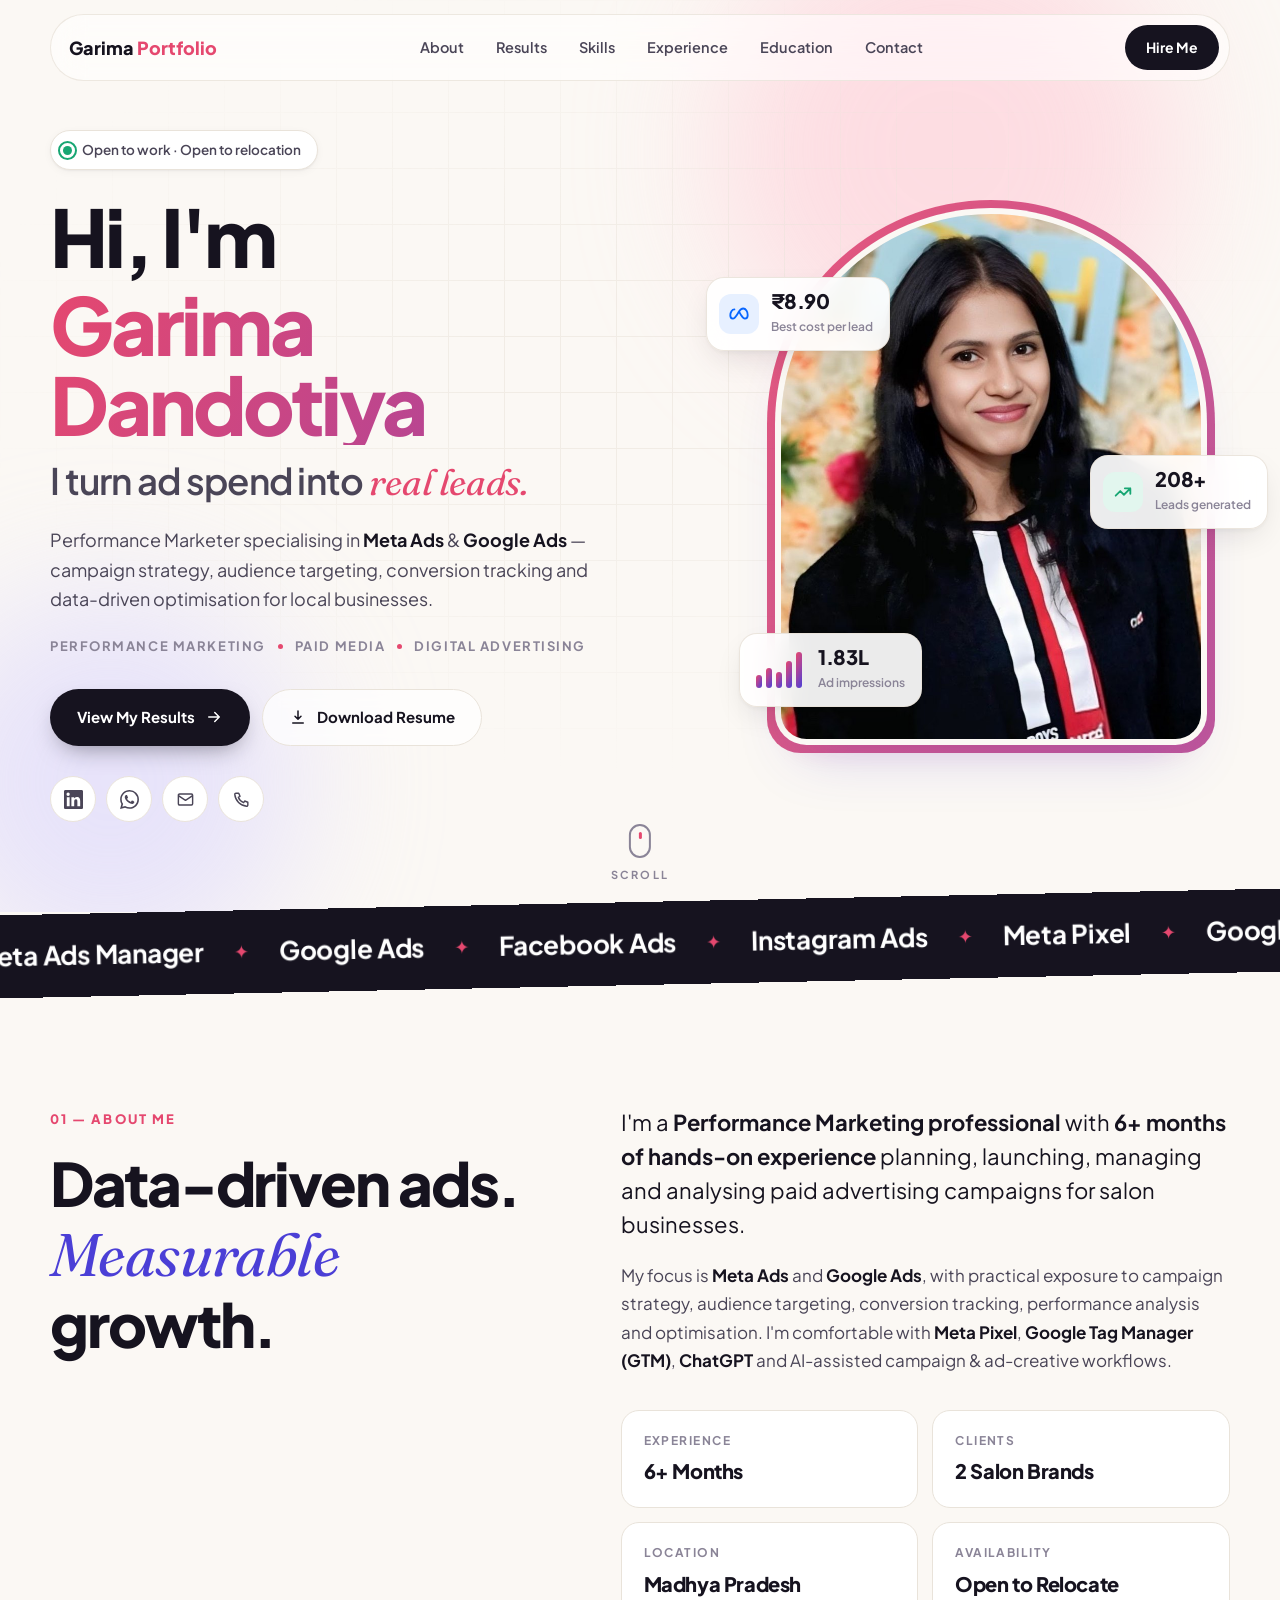
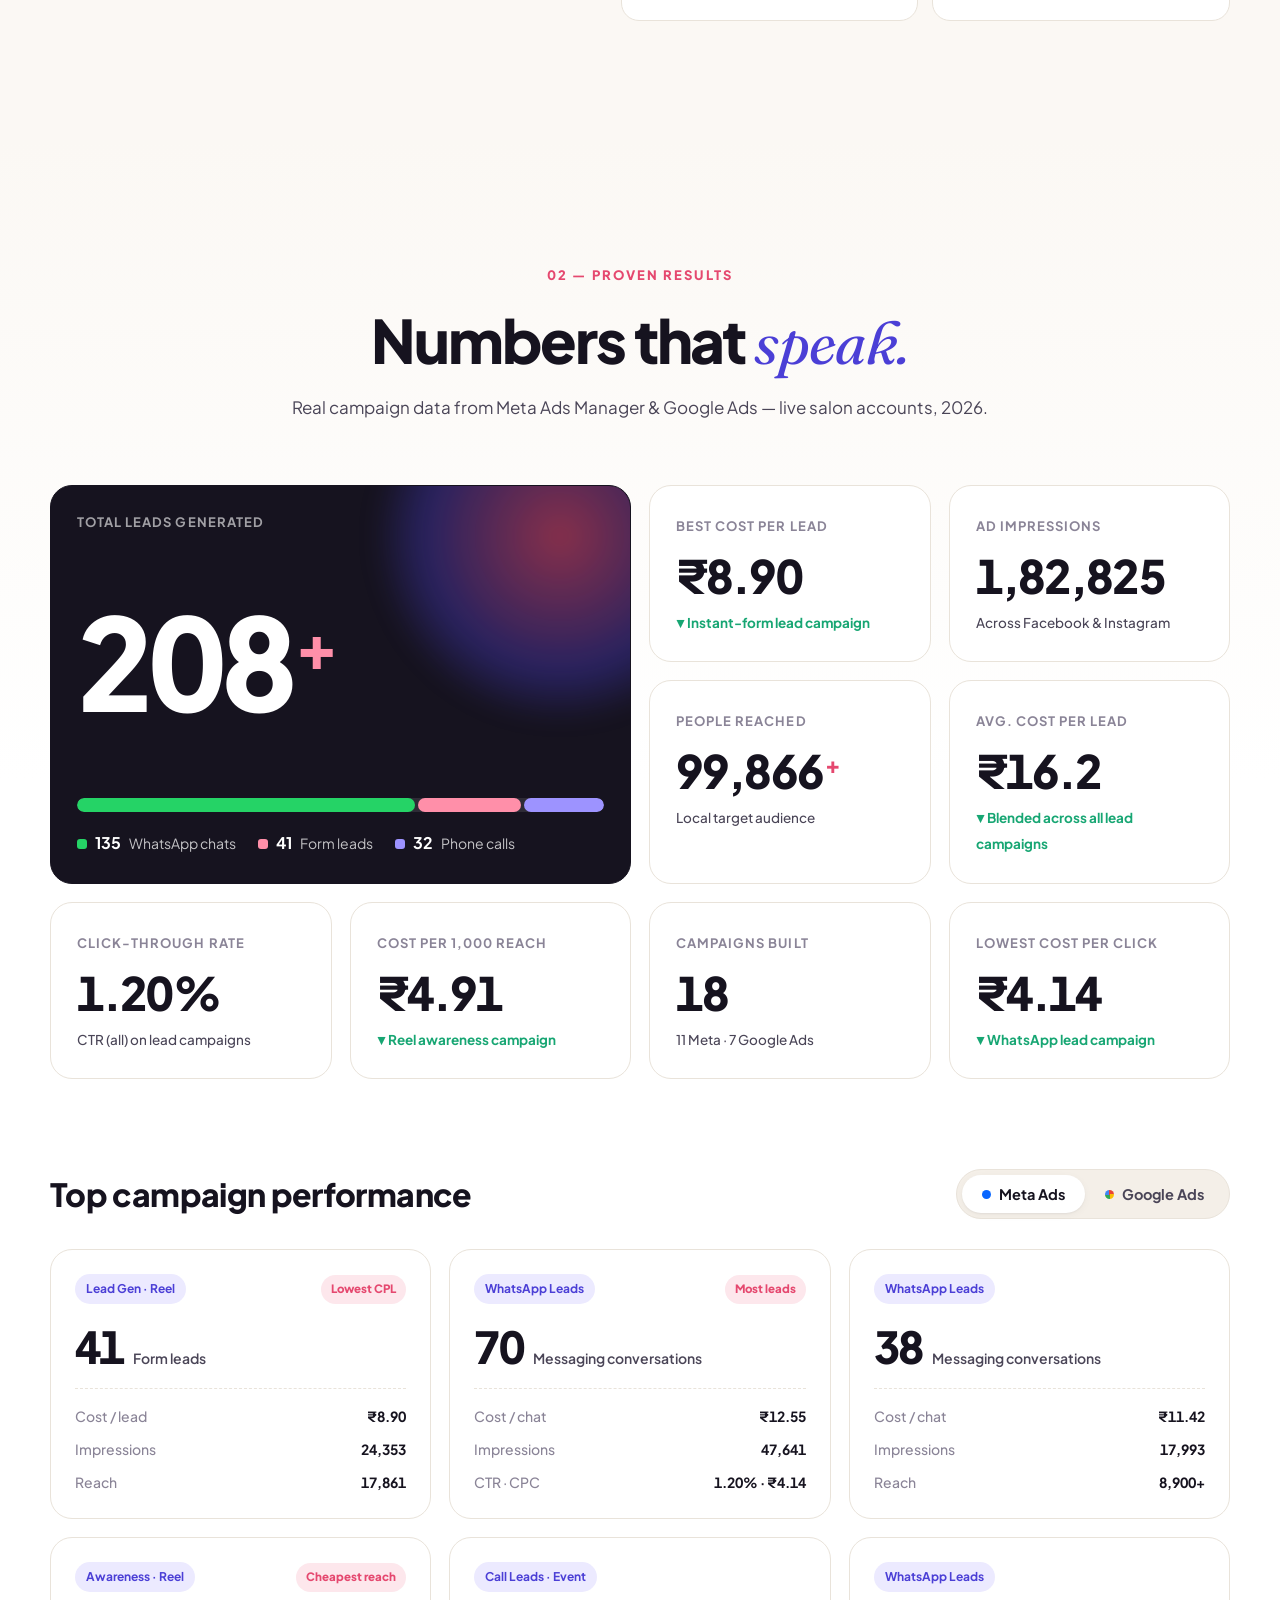
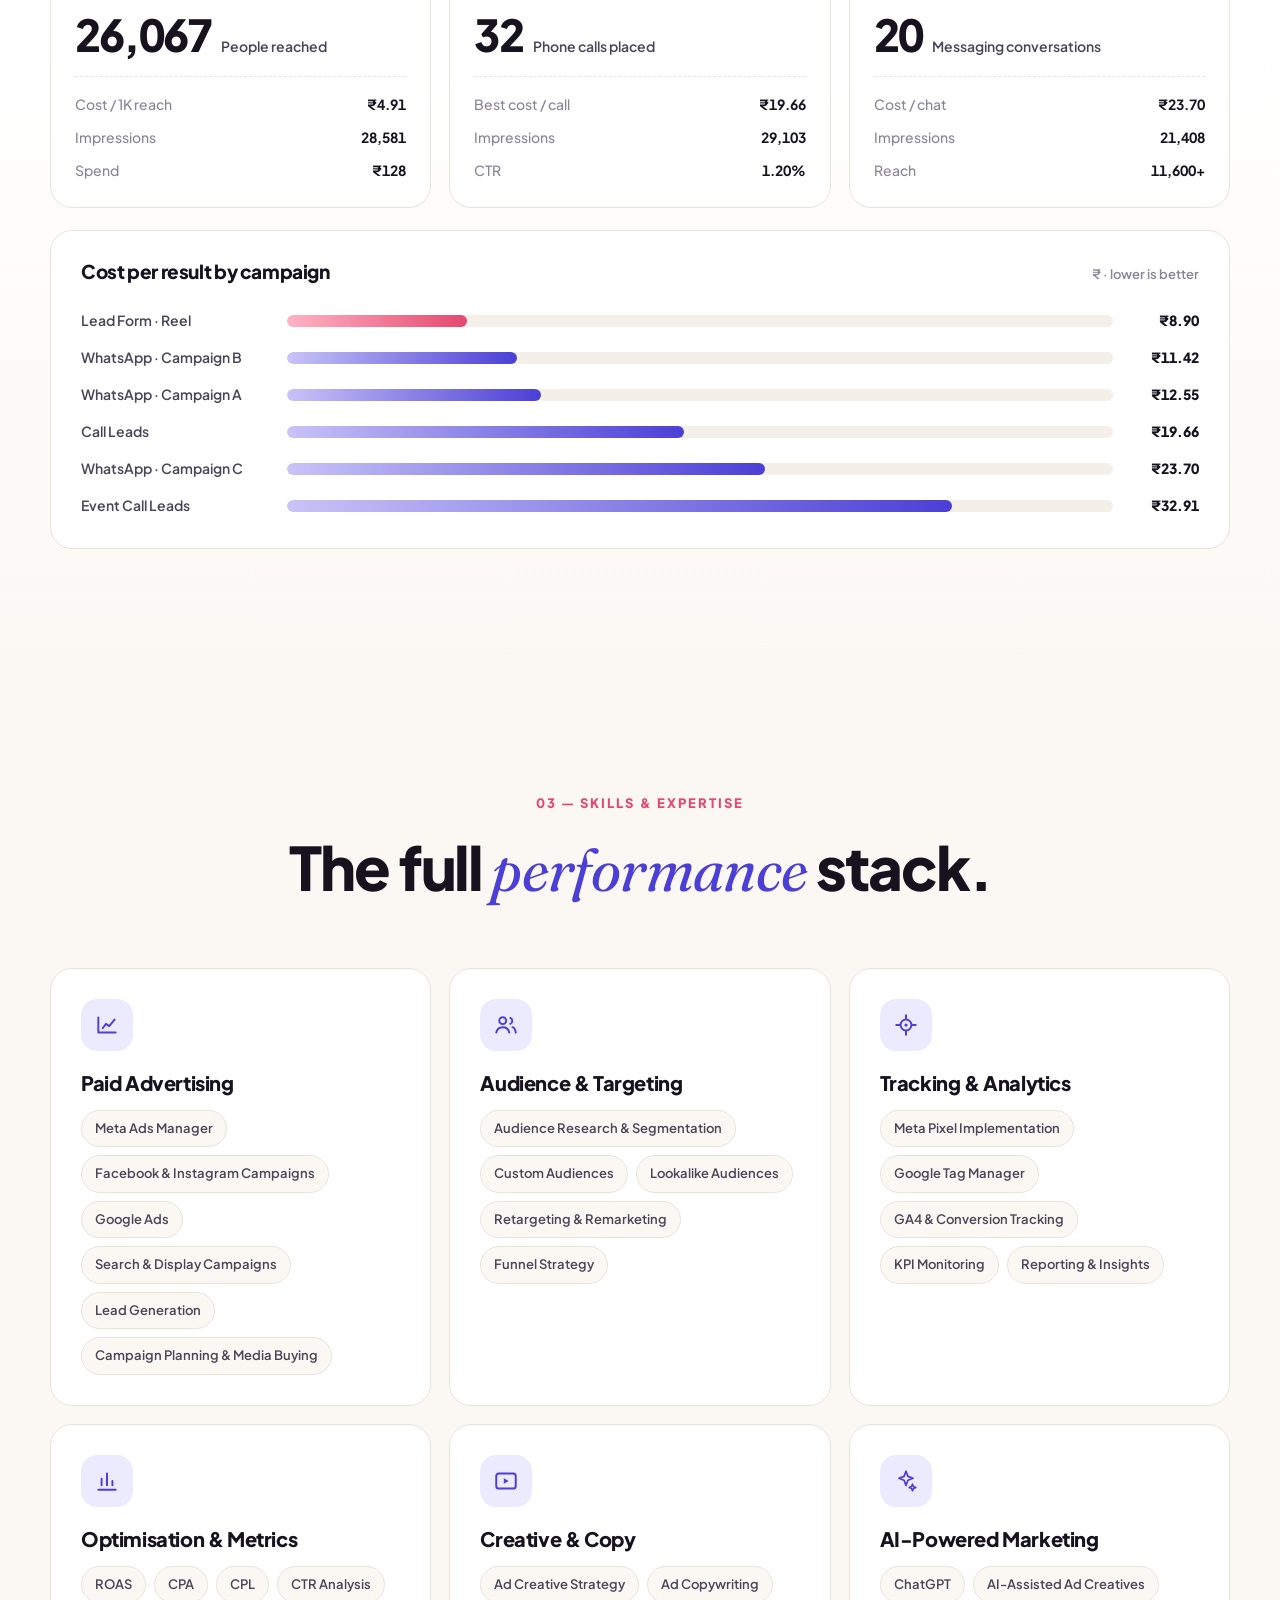
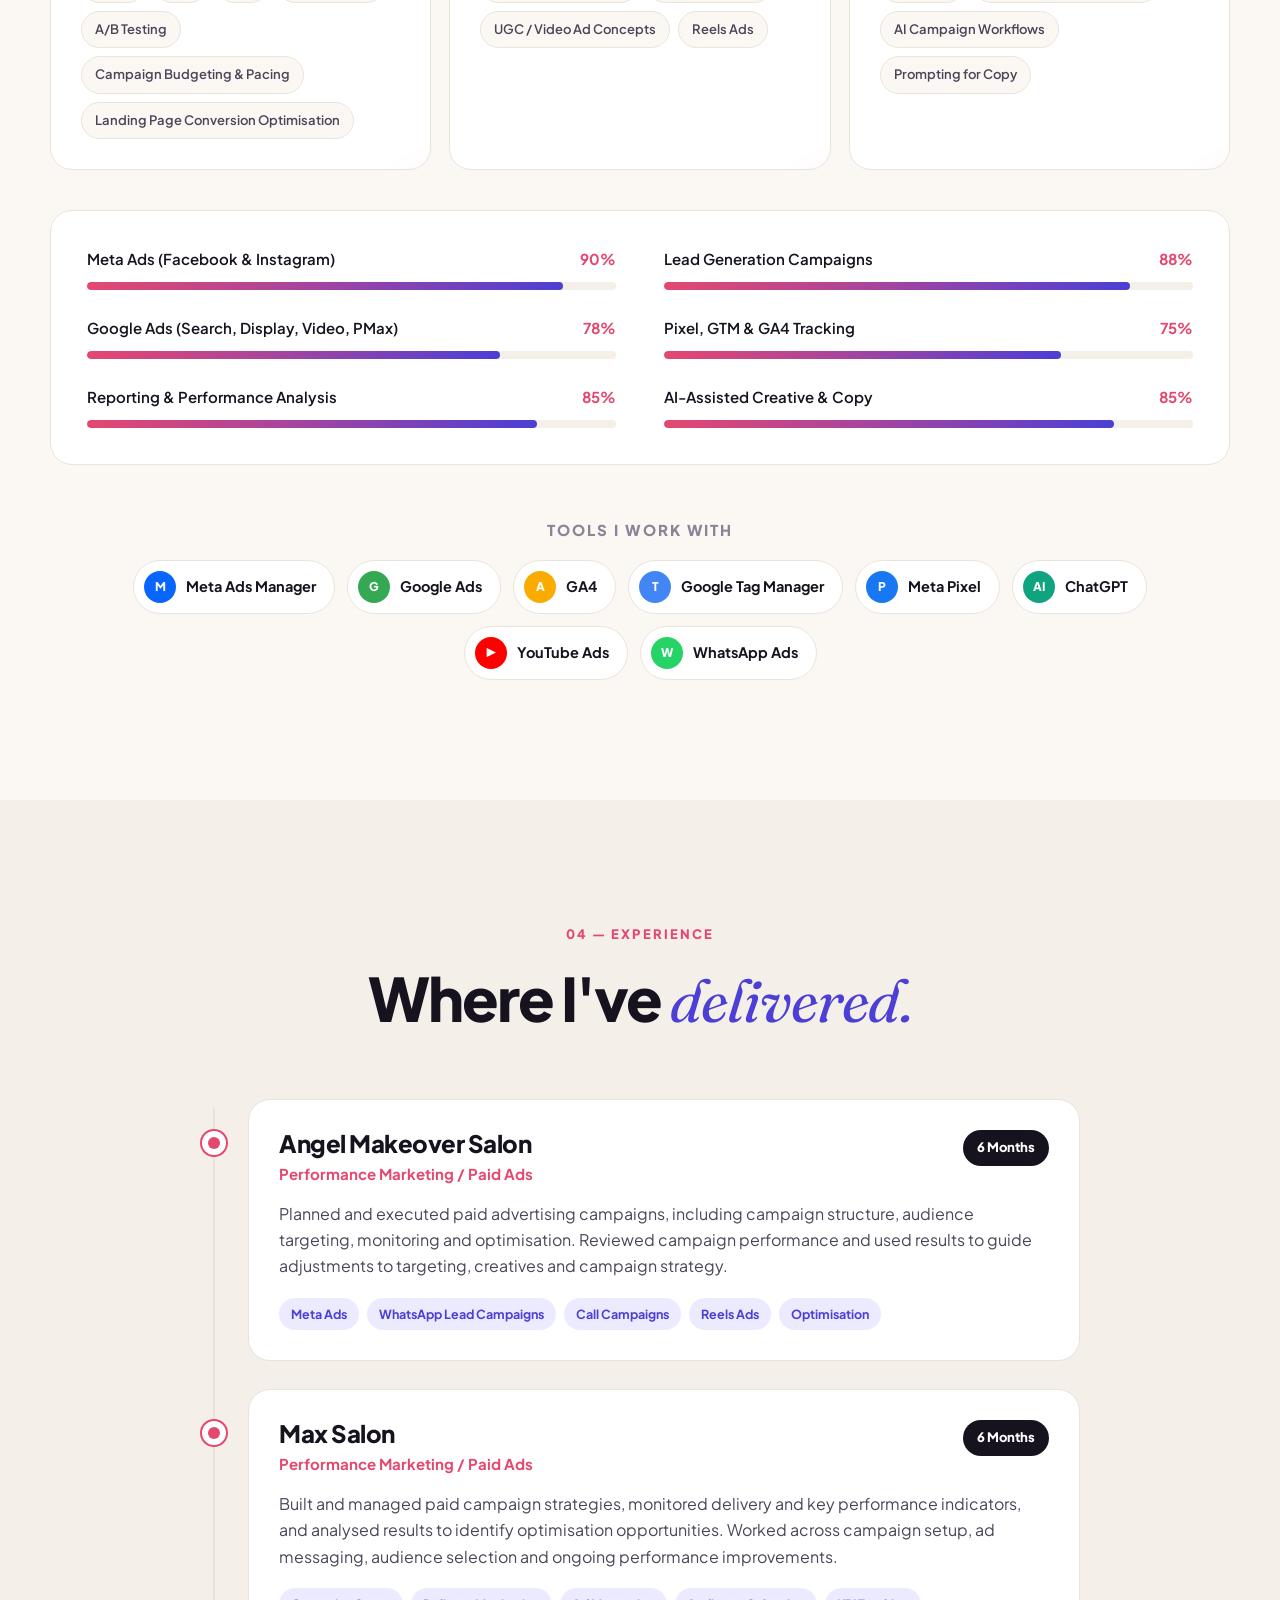
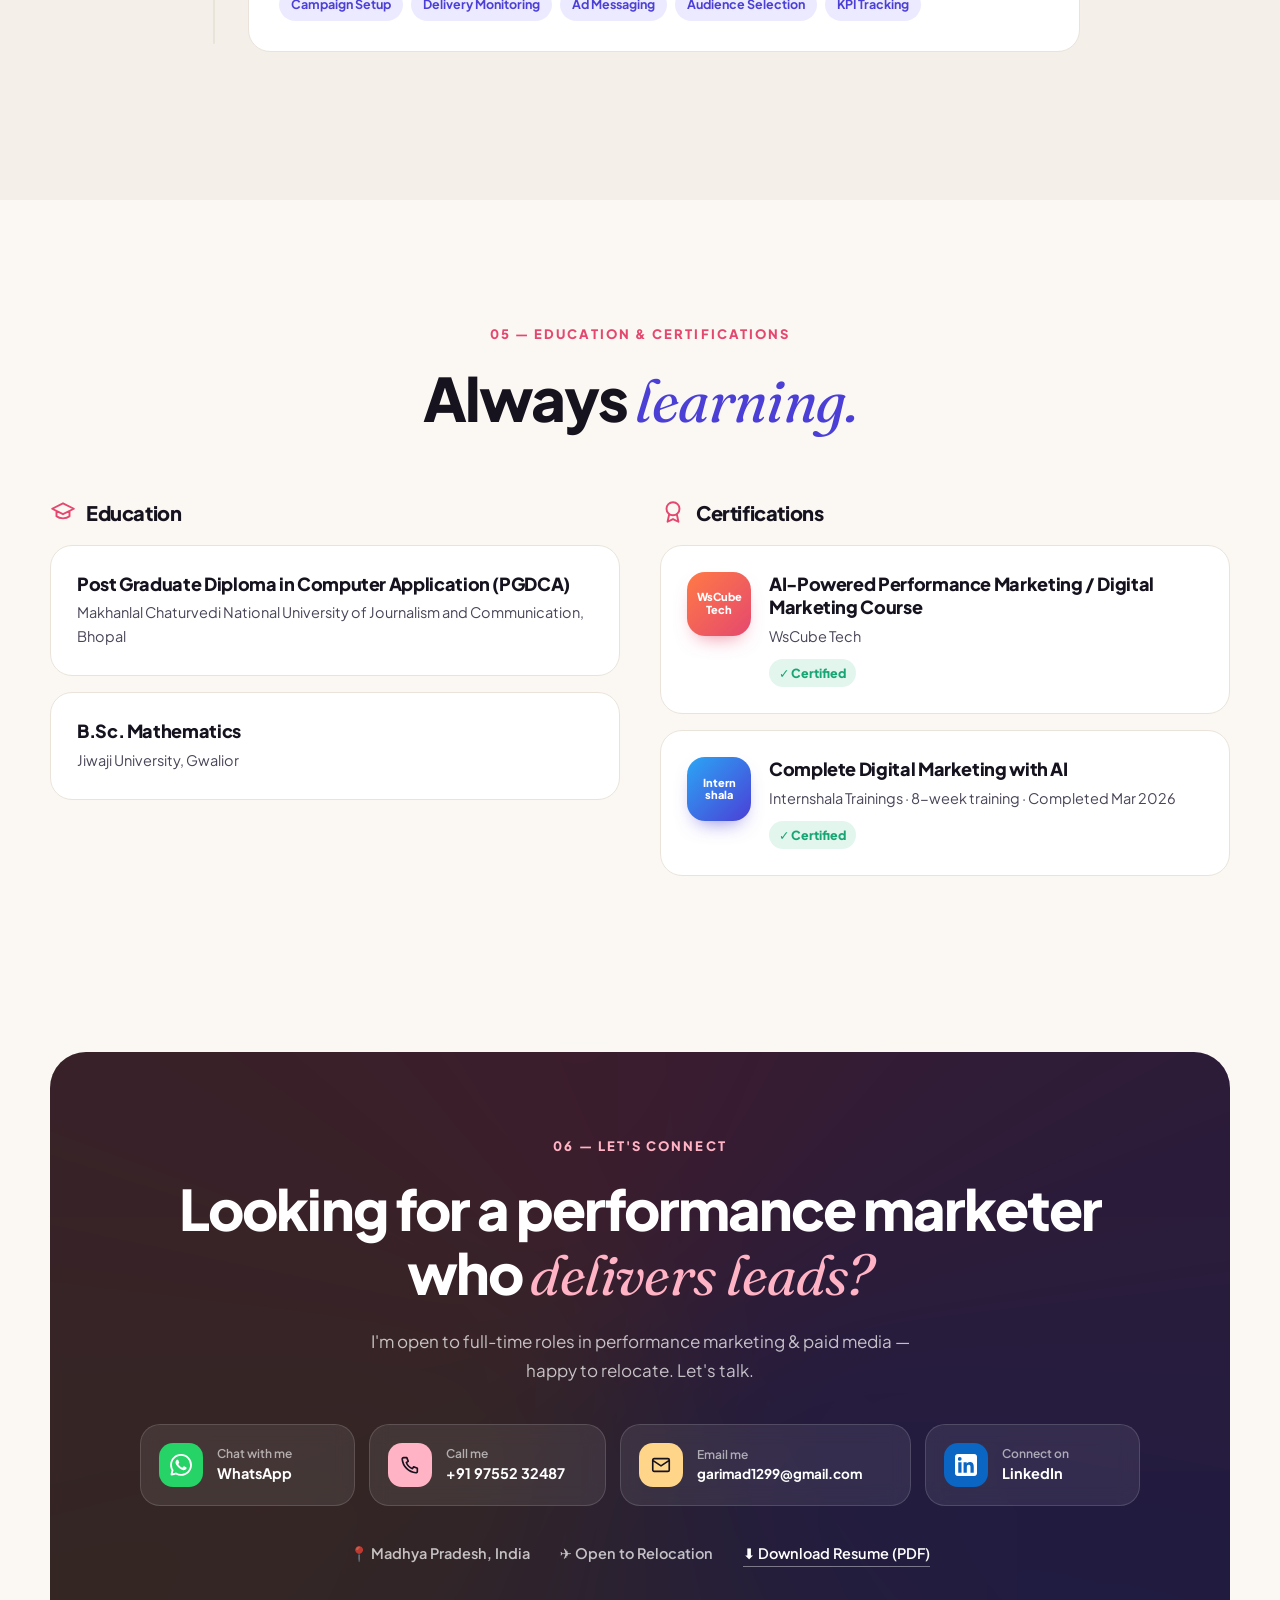
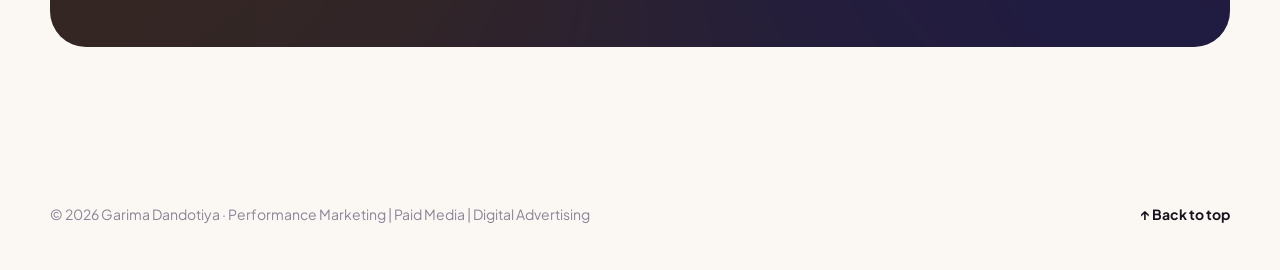
<file: index.html>
<!DOCTYPE html>
<html lang="en">
<head>
  <meta charset="UTF-8" />
  <meta name="viewport" content="width=device-width, initial-scale=1.0" />
  <title>Garima Dandotiya — Performance Marketer | Meta Ads & Google Ads</title>
  <meta name="description" content="Garima Dandotiya — Performance Marketing professional specialising in Meta Ads & Google Ads. 208+ leads generated at ₹8.90 best cost per lead. Open to relocation." />
  <meta name="keywords" content="Garima Dandotiya, Performance Marketer, Meta Ads, Google Ads, Paid Media, Digital Advertising, Lead Generation, Facebook Ads, Instagram Ads, India" />
  <meta name="author" content="Garima Dandotiya" />
  <meta name="theme-color" content="#FBF8F4" />
  <link rel="canonical" href="https://www.garimadandotiya.com/" />

  <!-- Open Graph / social share -->
  <meta property="og:type" content="website" />
  <meta property="og:url" content="https://www.garimadandotiya.com/" />
  <meta property="og:title" content="Garima Dandotiya — Performance Marketer" />
  <meta property="og:description" content="Meta Ads & Google Ads specialist. 208+ leads, 1.83 lakh impressions, ₹8.90 best CPL." />
  <meta property="og:image" content="https://www.garimadandotiya.com/assets/garima.jpg" />
  <meta name="twitter:card" content="summary_large_image" />

  <link rel="icon" href="assets/favicon.svg" type="image/svg+xml" />
  <link rel="apple-touch-icon" href="assets/og-thumb.jpg" />

  <link rel="preconnect" href="https://fonts.googleapis.com" />
  <link rel="preconnect" href="https://fonts.gstatic.com" crossorigin />
  <link href="https://fonts.googleapis.com/css2?family=Fraunces:ital,opsz,wght@0,9..144,400;0,9..144,600;1,9..144,400;1,9..144,600&family=Plus+Jakarta+Sans:wght@400;500;600;700;800&display=swap" rel="stylesheet" />
  <link rel="stylesheet" href="style.css" />

  <script type="application/ld+json">
  {
    "@context": "https://schema.org",
    "@type": "Person",
    "name": "Garima Dandotiya",
    "jobTitle": "Performance Marketer",
    "url": "https://www.garimadandotiya.com",
    "email": "mailto:garimad1299@gmail.com",
    "telephone": "+919755232487",
    "address": { "@type": "PostalAddress", "addressRegion": "Madhya Pradesh", "addressCountry": "IN" },
    "sameAs": ["https://www.linkedin.com/in/garima-dandotiya-dmpm/"],
    "knowsAbout": ["Meta Ads", "Google Ads", "Performance Marketing", "Lead Generation", "Google Tag Manager", "GA4", "Meta Pixel"]
  }
  </script>
</head>
<body>
  <div class="progress" aria-hidden="true"></div>
  <div class="cursor-glow" aria-hidden="true"></div>

  <!-- ============ NAV ============ -->
  <header class="nav" id="nav">
    <a href="#top" class="brand" aria-label="Garima Portfolio — home">
      <span class="brand-name">Garima <span class="dot">Portfolio</span></span>
    </a>
    <nav class="nav-links" id="navLinks" aria-label="Primary">
      <a href="#about">About</a>
      <a href="#results">Results</a>
      <a href="#skills">Skills</a>
      <a href="#experience">Experience</a>
      <a href="#education">Education</a>
      <a href="#contact">Contact</a>
    </nav>
    <div class="nav-cta">
      <a class="btn btn-dark btn-sm magnetic" href="#contact">Hire Me</a>
      <button class="menu-toggle" id="menuToggle" aria-label="Open menu" aria-expanded="false"><span></span><span></span></button>
    </div>
  </header>

  <main id="top">
    <!-- ============ HERO ============ -->
    <section class="hero">
      <div class="blob blob-a" aria-hidden="true"></div>
      <div class="blob blob-b" aria-hidden="true"></div>
      <div class="grid-bg" aria-hidden="true"></div>

      <div class="container hero-inner">
        <div class="hero-copy">
          <div class="pill reveal">
            <span class="pulse"></span> Open to work · Open to relocation
          </div>
          <h1 class="hero-title">
            <span class="line"><span class="word">Hi, I'm</span></span>
            <span class="line"><span class="word name-grad">Garima Dandotiya</span></span>
            <span class="line small"><span class="word">I turn ad spend into <em class="serif">real&nbsp;leads.</em></span></span>
          </h1>
          <p class="hero-sub reveal">
            Performance Marketer specialising in <strong>Meta Ads</strong> &amp; <strong>Google Ads</strong> —
            campaign strategy, audience targeting, conversion tracking and data-driven optimisation for local businesses.
          </p>
          <div class="hero-roles reveal" aria-label="Focus areas">
            <span>Performance Marketing</span><i></i><span>Paid Media</span><i></i><span>Digital Advertising</span>
          </div>
          <div class="hero-actions reveal">
            <a class="btn btn-primary magnetic" href="#results">
              View My Results
              <svg viewBox="0 0 24 24" width="18" height="18" aria-hidden="true"><path d="M5 12h14M13 6l6 6-6 6" fill="none" stroke="currentColor" stroke-width="2" stroke-linecap="round" stroke-linejoin="round"/></svg>
            </a>
            <a class="btn btn-ghost magnetic" href="assets/Garima-Dandotiya-Resume.pdf" download>
              <svg viewBox="0 0 24 24" width="18" height="18" aria-hidden="true"><path d="M12 4v11m0 0-4-4m4 4 4-4M5 20h14" fill="none" stroke="currentColor" stroke-width="2" stroke-linecap="round" stroke-linejoin="round"/></svg>
              Download Resume
            </a>
          </div>
          <div class="hero-socials reveal">
            <a href="https://www.linkedin.com/in/garima-dandotiya-dmpm/" target="_blank" rel="noopener" aria-label="LinkedIn" class="soc">
              <svg viewBox="0 0 24 24" aria-hidden="true"><path fill="currentColor" d="M20.45 20.45h-3.56v-5.57c0-1.33-.02-3.04-1.85-3.04-1.85 0-2.14 1.45-2.14 2.94v5.67H9.34V9h3.42v1.56h.05c.48-.9 1.64-1.85 3.37-1.85 3.6 0 4.27 2.37 4.27 5.46v6.28ZM5.34 7.43a2.07 2.07 0 1 1 0-4.13 2.07 2.07 0 0 1 0 4.13ZM7.12 20.45H3.56V9h3.56v11.45ZM22.22 0H1.77C.79 0 0 .77 0 1.73v20.54C0 23.23.79 24 1.77 24h20.45c.98 0 1.78-.77 1.78-1.73V1.73C24 .77 23.2 0 22.22 0Z"/></svg>
            </a>
            <a href="https://wa.me/919755232487?text=Hi%20Garima%2C%20I%20saw%20your%20portfolio%20and%20would%20like%20to%20connect." target="_blank" rel="noopener" aria-label="WhatsApp" class="soc">
              <svg viewBox="0 0 24 24" aria-hidden="true"><path fill="currentColor" d="M17.47 14.38c-.3-.15-1.75-.86-2.02-.96-.27-.1-.47-.15-.67.15-.2.3-.77.96-.94 1.16-.17.2-.35.22-.65.07-.3-.15-1.25-.46-2.38-1.47-.88-.79-1.47-1.76-1.65-2.06-.17-.3-.02-.46.13-.6.13-.14.3-.35.45-.52.15-.17.2-.3.3-.5.1-.2.05-.37-.03-.52-.07-.15-.67-1.62-.92-2.22-.24-.58-.49-.5-.67-.51h-.57c-.2 0-.52.07-.8.37-.27.3-1.04 1.02-1.04 2.48s1.07 2.88 1.21 3.08c.15.2 2.1 3.2 5.08 4.49.71.31 1.26.49 1.69.63.71.22 1.36.19 1.87.12.57-.09 1.75-.72 2-1.41.25-.7.25-1.29.17-1.41-.07-.13-.27-.2-.57-.35M12.05 21.8h-.01a9.87 9.87 0 0 1-5.03-1.38l-.36-.21-3.74.98 1-3.65-.24-.37a9.86 9.86 0 0 1-1.51-5.26c0-5.45 4.44-9.88 9.89-9.88 2.64 0 5.12 1.03 6.99 2.9a9.82 9.82 0 0 1 2.89 6.99c0 5.45-4.43 9.88-9.88 9.88m8.41-18.3A11.82 11.82 0 0 0 12.05 0C5.5 0 .16 5.34.16 11.89c0 2.1.55 4.14 1.59 5.95L.06 24l6.3-1.65a11.88 11.88 0 0 0 5.68 1.45h.01c6.55 0 11.89-5.34 11.89-11.89 0-3.18-1.24-6.16-3.48-8.41"/></svg>
            </a>
            <a href="mailto:garimad1299@gmail.com" aria-label="Email" class="soc">
              <svg viewBox="0 0 24 24" aria-hidden="true"><path d="M3 6.5A1.5 1.5 0 0 1 4.5 5h15A1.5 1.5 0 0 1 21 6.5v11a1.5 1.5 0 0 1-1.5 1.5h-15A1.5 1.5 0 0 1 3 17.5v-11Zm0 .5 9 6 9-6" fill="none" stroke="currentColor" stroke-width="1.8" stroke-linejoin="round"/></svg>
            </a>
            <a href="tel:+919755232487" aria-label="Call" class="soc">
              <svg viewBox="0 0 24 24" aria-hidden="true"><path d="M5 4h3.5l1.6 4-2.1 1.3a11 11 0 0 0 6.7 6.7l1.3-2.1 4 1.6V19a1.5 1.5 0 0 1-1.6 1.5A16.5 16.5 0 0 1 3.5 5.6 1.5 1.5 0 0 1 5 4Z" fill="none" stroke="currentColor" stroke-width="1.8" stroke-linejoin="round"/></svg>
            </a>
          </div>
        </div>

        <div class="hero-visual">
          <div class="portrait-wrap tilt" id="portrait">
            <div class="ring" aria-hidden="true"></div>
            <div class="portrait">
              <img src="assets/garima.jpg" alt="Portrait of Garima Dandotiya, Performance Marketer" width="900" height="1073" fetchpriority="high" />
            </div>

            <div class="float-card fc-1">
              <span class="fc-icon meta">
                <svg viewBox="0 0 24 24" aria-hidden="true"><path d="M7 7c-2.6 0-4.5 3.3-4.5 6.4C2.5 15.6 3.6 17 5.3 17c1.9 0 3.3-2 5.4-5.6l.9-1.6C13.3 7.1 14.6 6 16.6 6 19.4 6 21.5 9.6 21.5 13c0 2.4-1.2 4-3 4-1.6 0-2.7-1.2-4.3-3.8L12.4 10" fill="none" stroke="currentColor" stroke-width="2" stroke-linecap="round"/></svg>
              </span>
              <div><b>₹8.90</b><small>Best cost per lead</small></div>
            </div>
            <div class="float-card fc-2">
              <span class="fc-icon green">
                <svg viewBox="0 0 24 24" aria-hidden="true"><path d="M4 16l5-5 4 4 7-7M14 8h6v6" fill="none" stroke="currentColor" stroke-width="2" stroke-linecap="round" stroke-linejoin="round"/></svg>
              </span>
              <div><b>208+</b><small>Leads generated</small></div>
            </div>
            <div class="float-card fc-3">
              <div class="mini-bars" aria-hidden="true"><i></i><i></i><i></i><i></i><i></i></div>
              <div><b>1.83L</b><small>Ad impressions</small></div>
            </div>
          </div>
        </div>
      </div>

      <a href="#about" class="scroll-hint" aria-label="Scroll to about">
        <span class="mouse"><span></span></span>
        Scroll
      </a>
    </section>

    <!-- ============ TOOLS MARQUEE ============ -->
    <section class="marquee" aria-label="Platforms and tools">
      <div class="marquee-track">
        <div class="marquee-group">
          <span>Meta Ads Manager</span><b>✦</b><span>Google Ads</span><b>✦</b><span>Facebook Ads</span><b>✦</b><span>Instagram Ads</span><b>✦</b><span>Meta Pixel</span><b>✦</b><span>Google Tag Manager</span><b>✦</b><span>GA4</span><b>✦</b><span>ChatGPT</span><b>✦</b><span>YouTube Video Ads</span><b>✦</b><span>Performance Max</span><b>✦</b>
        </div>
        <div class="marquee-group" aria-hidden="true">
          <span>Meta Ads Manager</span><b>✦</b><span>Google Ads</span><b>✦</b><span>Facebook Ads</span><b>✦</b><span>Instagram Ads</span><b>✦</b><span>Meta Pixel</span><b>✦</b><span>Google Tag Manager</span><b>✦</b><span>GA4</span><b>✦</b><span>ChatGPT</span><b>✦</b><span>YouTube Video Ads</span><b>✦</b><span>Performance Max</span><b>✦</b>
        </div>
      </div>
    </section>

    <!-- ============ ABOUT ============ -->
    <section class="section about" id="about">
      <div class="container about-grid">
        <div class="about-left reveal">
          <span class="eyebrow">01 — About Me</span>
          <h2 class="section-title">Data-driven ads.<br/><em class="serif">Measurable</em> growth.</h2>
        </div>
        <div class="about-right">
          <p class="lead reveal">
            I'm a <strong>Performance Marketing professional</strong> with <strong>6+ months of hands-on experience</strong> planning, launching,
            managing and analysing paid advertising campaigns for salon businesses.
          </p>
          <p class="reveal">
            My focus is <strong>Meta Ads</strong> and <strong>Google Ads</strong>, with practical exposure to campaign strategy, audience targeting,
            conversion tracking, performance analysis and optimisation. I'm comfortable with <strong>Meta Pixel</strong>,
            <strong>Google Tag Manager (GTM)</strong>, <strong>ChatGPT</strong> and AI-assisted campaign &amp; ad-creative workflows.
          </p>
          <div class="about-facts">
            <div class="fact reveal"><span class="fact-k">Experience</span><span class="fact-v">6+ Months</span></div>
            <div class="fact reveal"><span class="fact-k">Clients</span><span class="fact-v">2 Salon Brands</span></div>
            <div class="fact reveal"><span class="fact-k">Location</span><span class="fact-v">Madhya Pradesh</span></div>
            <div class="fact reveal"><span class="fact-k">Availability</span><span class="fact-v">Open to Relocate</span></div>
          </div>
        </div>
      </div>
    </section>

    <!-- ============ RESULTS ============ -->
    <section class="section results" id="results">
      <div class="container">
        <div class="section-head reveal">
          <span class="eyebrow">02 — Proven Results</span>
          <h2 class="section-title">Numbers that <em class="serif">speak.</em></h2>
          <p class="section-desc">Real campaign data from Meta Ads Manager &amp; Google Ads — live salon accounts, 2026.</p>
        </div>

        <!-- KPI headline grid -->
        <div class="kpi-grid">
          <article class="kpi kpi-feature reveal">
            <span class="kpi-label">Total leads generated</span>
            <div class="kpi-value"><span class="count" data-to="208">0</span><sup>+</sup></div>
            <div class="lead-mix" aria-label="Lead mix: 135 WhatsApp conversations, 41 form leads, 32 phone calls">
              <div class="mix-bar">
                <span style="--w:64.9%" class="m1"></span>
                <span style="--w:19.7%" class="m2"></span>
                <span style="--w:15.4%" class="m3"></span>
              </div>
              <ul class="mix-legend">
                <li><i class="m1"></i><b class="count" data-to="135">0</b> WhatsApp chats</li>
                <li><i class="m2"></i><b class="count" data-to="41">0</b> Form leads</li>
                <li><i class="m3"></i><b class="count" data-to="32">0</b> Phone calls</li>
              </ul>
            </div>
          </article>

          <article class="kpi reveal">
            <span class="kpi-label">Best cost per lead</span>
            <div class="kpi-value">₹<span class="count" data-to="8.90" data-dec="2">0</span></div>
            <span class="kpi-note good">Instant-form lead campaign</span>
          </article>

          <article class="kpi reveal">
            <span class="kpi-label">Ad impressions</span>
            <div class="kpi-value"><span class="count" data-to="183071" data-format="in">0</span></div>
            <span class="kpi-note">Across Facebook &amp; Instagram</span>
          </article>

          <article class="kpi reveal">
            <span class="kpi-label">People reached</span>
            <div class="kpi-value"><span class="count" data-to="100000" data-format="in">0</span><sup>+</sup></div>
            <span class="kpi-note">Local target audience</span>
          </article>

          <article class="kpi reveal">
            <span class="kpi-label">Avg. cost per lead</span>
            <div class="kpi-value">₹<span class="count" data-to="16.2" data-dec="1">0</span></div>
            <span class="kpi-note good">Blended across all lead campaigns</span>
          </article>

          <article class="kpi reveal">
            <span class="kpi-label">Click-through rate</span>
            <div class="kpi-value"><span class="count" data-to="1.20" data-dec="2">0</span>%</div>
            <span class="kpi-note">CTR (all) on lead campaigns</span>
          </article>

          <article class="kpi reveal">
            <span class="kpi-label">Cost per 1,000 reach</span>
            <div class="kpi-value">₹<span class="count" data-to="4.91" data-dec="2">0</span></div>
            <span class="kpi-note good">Reel awareness campaign</span>
          </article>

          <article class="kpi reveal">
            <span class="kpi-label">Campaigns built</span>
            <div class="kpi-value"><span class="count" data-to="18">0</span></div>
            <span class="kpi-note">11 Meta · 7 Google Ads</span>
          </article>
          <article class="kpi reveal">
            <span class="kpi-label">Lowest cost per click</span>
            <div class="kpi-value">₹<span class="count" data-to="4.14" data-dec="2">0</span></div>
            <span class="kpi-note good">WhatsApp lead campaign</span>
          </article>
        </div>

        <!-- Campaign breakdown -->
        <div class="breakdown">
          <div class="breakdown-head reveal">
            <h3>Top campaign performance</h3>
            <div class="tabs" role="tablist" aria-label="Platform">
              <button class="tab active" role="tab" aria-selected="true" data-tab="meta">
                <span class="tab-dot meta-dot"></span>Meta Ads
              </button>
              <button class="tab" role="tab" aria-selected="false" data-tab="google">
                <span class="tab-dot google-dot"></span>Google Ads
              </button>
              <span class="tab-indicator" aria-hidden="true"></span>
            </div>
          </div>

          <!-- META PANEL -->
          <div class="panel active" data-panel="meta" role="tabpanel">
            <div class="camp-grid">
              <article class="camp reveal">
                <header><span class="tag">Lead Gen · Reel</span><span class="badge-best">Lowest CPL</span></header>
                <div class="camp-main"><b class="count" data-to="41">0</b><span>Form leads</span></div>
                <dl>
                  <div><dt>Cost / lead</dt><dd>₹8.90</dd></div>
                  <div><dt>Impressions</dt><dd>24,353</dd></div>
                  <div><dt>Reach</dt><dd>17,861</dd></div>
                </dl>
              </article>

              <article class="camp reveal">
                <header><span class="tag">WhatsApp Leads</span><span class="badge-best">Most leads</span></header>
                <div class="camp-main"><b class="count" data-to="70">0</b><span>Messaging conversations</span></div>
                <dl>
                  <div><dt>Cost / chat</dt><dd>₹12.55</dd></div>
                  <div><dt>Impressions</dt><dd>47,641</dd></div>
                  <div><dt>CTR · CPC</dt><dd>1.20% · ₹4.14</dd></div>
                </dl>
              </article>

              <article class="camp reveal">
                <header><span class="tag">WhatsApp Leads</span></header>
                <div class="camp-main"><b class="count" data-to="38">0</b><span>Messaging conversations</span></div>
                <dl>
                  <div><dt>Cost / chat</dt><dd>₹11.42</dd></div>
                  <div><dt>Impressions</dt><dd>17,993</dd></div>
                  <div><dt>Reach</dt><dd>8,900+</dd></div>
                </dl>
              </article>

              <article class="camp reveal">
                <header><span class="tag">Awareness · Reel</span><span class="badge-best">Cheapest reach</span></header>
                <div class="camp-main"><b class="count" data-to="26137" data-format="in">0</b><span>People reached</span></div>
                <dl>
                  <div><dt>Cost / 1K reach</dt><dd>₹4.91</dd></div>
                  <div><dt>Impressions</dt><dd>28,581</dd></div>
                  <div><dt>Spend</dt><dd>₹128</dd></div>
                </dl>
              </article>

              <article class="camp reveal">
                <header><span class="tag">Call Leads · Event</span></header>
                <div class="camp-main"><b class="count" data-to="32">0</b><span>Phone calls placed</span></div>
                <dl>
                  <div><dt>Best cost / call</dt><dd>₹19.66</dd></div>
                  <div><dt>Impressions</dt><dd>29,103</dd></div>
                  <div><dt>CTR</dt><dd>1.20%</dd></div>
                </dl>
              </article>

              <article class="camp reveal">
                <header><span class="tag">WhatsApp Leads</span></header>
                <div class="camp-main"><b class="count" data-to="20">0</b><span>Messaging conversations</span></div>
                <dl>
                  <div><dt>Cost / chat</dt><dd>₹23.70</dd></div>
                  <div><dt>Impressions</dt><dd>21,408</dd></div>
                  <div><dt>Reach</dt><dd>11,600+</dd></div>
                </dl>
              </article>
            </div>

            <!-- Cost-per-result chart -->
            <div class="chart-card reveal">
              <div class="chart-head">
                <h4>Cost per result by campaign</h4>
                <span class="chart-sub">₹ · lower is better</span>
              </div>
              <ul class="hbars">
                <li><span class="hb-label">Lead Form · Reel</span><span class="hb-track"><span class="hb-fill best" style="--v:21.8%"></span></span><span class="hb-val">₹8.90</span></li>
                <li><span class="hb-label">WhatsApp · Campaign B</span><span class="hb-track"><span class="hb-fill" style="--v:27.9%"></span></span><span class="hb-val">₹11.42</span></li>
                <li><span class="hb-label">WhatsApp · Campaign A</span><span class="hb-track"><span class="hb-fill" style="--v:30.7%"></span></span><span class="hb-val">₹12.55</span></li>
                <li><span class="hb-label">Call Leads</span><span class="hb-track"><span class="hb-fill" style="--v:48.1%"></span></span><span class="hb-val">₹19.66</span></li>
                <li><span class="hb-label">WhatsApp · Campaign C</span><span class="hb-track"><span class="hb-fill" style="--v:57.9%"></span></span><span class="hb-val">₹23.70</span></li>
                <li><span class="hb-label">Event Call Leads</span><span class="hb-track"><span class="hb-fill" style="--v:80.5%"></span></span><span class="hb-val">₹32.91</span></li>
              </ul>
            </div>
          </div>

          <!-- GOOGLE PANEL -->
          <div class="panel" data-panel="google" role="tabpanel" hidden>
            <div class="g-grid">
              <article class="kpi reveal">
                <span class="kpi-label">Google Ads campaigns</span>
                <div class="kpi-value"><span class="count" data-to="7">0</span></div>
                <span class="kpi-note">6 Video · 1 Performance Max</span>
              </article>
              <article class="kpi reveal">
                <span class="kpi-label">Video ad budget managed</span>
                <div class="kpi-value">₹<span class="count" data-to="4800" data-format="in">0</span></div>
                <span class="kpi-note">Flighted June – July 2026</span>
              </article>
              <article class="kpi reveal">
                <span class="kpi-label">Bid strategies used</span>
                <div class="kpi-value"><span class="count" data-to="3">0</span></div>
                <span class="kpi-note">TrueView · Target CPM · Max Conversions</span>
              </article>
              <article class="kpi reveal">
                <span class="kpi-label">PMax daily budget</span>
                <div class="kpi-value">₹<span class="count" data-to="180">0</span></div>
                <span class="kpi-note">Performance Max set-up</span>
              </article>
            </div>

            <div class="chart-card reveal">
              <div class="chart-head">
                <h4>YouTube video campaigns — budget flighting</h4>
                <span class="chart-sub">₹ total budget per campaign</span>
              </div>
              <div class="vbars">
                <div class="vb"><span class="vb-bar" style="--h:50%"><em>₹500</em></span><span class="vb-l">Views<br/>18 Jun</span></div>
                <div class="vb"><span class="vb-bar alt" style="--h:80%"><em>₹800</em></span><span class="vb-l">Efficient reach<br/>20 Jun</span></div>
                <div class="vb"><span class="vb-bar" style="--h:100%"><em>₹1,000</em></span><span class="vb-l">Views #2<br/>18 Jun</span></div>
                <div class="vb"><span class="vb-bar" style="--h:100%"><em>₹1,000</em></span><span class="vb-l">Views<br/>19 Jun</span></div>
                <div class="vb"><span class="vb-bar" style="--h:100%"><em>₹1,000</em></span><span class="vb-l">Views<br/>23 Jun</span></div>
                <div class="vb"><span class="vb-bar" style="--h:50%"><em>₹500</em></span><span class="vb-l">Views<br/>1 Jul</span></div>
              </div>
            </div>
          </div>
        </div>
      </div>
    </section>

    <!-- ============ SKILLS ============ -->
    <section class="section skills" id="skills">
      <div class="container">
        <div class="section-head reveal">
          <span class="eyebrow">03 — Skills &amp; Expertise</span>
          <h2 class="section-title">The full <em class="serif">performance</em> stack.</h2>
        </div>

        <div class="skills-grid">
          <article class="skill-card reveal">
            <div class="sc-icon">
              <svg viewBox="0 0 24 24" aria-hidden="true"><path d="M4 19V5m0 14h16M8 15l3-4 3 2 5-6" fill="none" stroke="currentColor" stroke-width="1.8" stroke-linecap="round" stroke-linejoin="round"/></svg>
            </div>
            <h3>Paid Advertising</h3>
            <ul class="chips">
              <li>Meta Ads Manager</li><li>Facebook &amp; Instagram Campaigns</li><li>Google Ads</li><li>Search &amp; Display Campaigns</li><li>Lead Generation</li><li>Campaign Planning &amp; Media Buying</li>
            </ul>
          </article>

          <article class="skill-card reveal">
            <div class="sc-icon">
              <svg viewBox="0 0 24 24" aria-hidden="true"><circle cx="9" cy="8" r="3.2" fill="none" stroke="currentColor" stroke-width="1.8"/><path d="M3 19c.6-3 3-5 6-5s5.4 2 6 5M16 5.5a3 3 0 0 1 0 5.5M18 14c1.7.6 2.7 2.4 3 5" fill="none" stroke="currentColor" stroke-width="1.8" stroke-linecap="round"/></svg>
            </div>
            <h3>Audience &amp; Targeting</h3>
            <ul class="chips">
              <li>Audience Research &amp; Segmentation</li><li>Custom Audiences</li><li>Lookalike Audiences</li><li>Retargeting &amp; Remarketing</li><li>Funnel Strategy</li>
            </ul>
          </article>

          <article class="skill-card reveal">
            <div class="sc-icon">
              <svg viewBox="0 0 24 24" aria-hidden="true"><path d="M12 3v3m0 12v3M3 12h3m12 0h3" fill="none" stroke="currentColor" stroke-width="1.8" stroke-linecap="round"/><circle cx="12" cy="12" r="5" fill="none" stroke="currentColor" stroke-width="1.8"/><circle cx="12" cy="12" r="1.5" fill="currentColor"/></svg>
            </div>
            <h3>Tracking &amp; Analytics</h3>
            <ul class="chips">
              <li>Meta Pixel Implementation</li><li>Google Tag Manager</li><li>GA4 &amp; Conversion Tracking</li><li>KPI Monitoring</li><li>Reporting &amp; Insights</li>
            </ul>
          </article>

          <article class="skill-card reveal">
            <div class="sc-icon">
              <svg viewBox="0 0 24 24" aria-hidden="true"><path d="M4 20h16M7 16V10m5 6V5m5 11v-4" fill="none" stroke="currentColor" stroke-width="1.8" stroke-linecap="round"/></svg>
            </div>
            <h3>Optimisation &amp; Metrics</h3>
            <ul class="chips">
              <li>ROAS</li><li>CPA</li><li>CPL</li><li>CTR Analysis</li><li>A/B Testing</li><li>Campaign Budgeting &amp; Pacing</li><li>Landing Page Conversion Optimisation</li>
            </ul>
          </article>

          <article class="skill-card reveal">
            <div class="sc-icon">
              <svg viewBox="0 0 24 24" aria-hidden="true"><rect x="3" y="5" width="18" height="14" rx="2.5" fill="none" stroke="currentColor" stroke-width="1.8"/><path d="m10 9.5 4.5 2.5-4.5 2.5z" fill="currentColor"/></svg>
            </div>
            <h3>Creative &amp; Copy</h3>
            <ul class="chips">
              <li>Ad Creative Strategy</li><li>Ad Copywriting</li><li>UGC / Video Ad Concepts</li><li>Reels Ads</li>
            </ul>
          </article>

          <article class="skill-card reveal">
            <div class="sc-icon">
              <svg viewBox="0 0 24 24" aria-hidden="true"><path d="M12 3l1.8 4.7L18.5 9.5l-4.7 1.8L12 16l-1.8-4.7L5.5 9.5l4.7-1.8z M18 15l.9 2.1L21 18l-2.1.9L18 21l-.9-2.1L15 18l2.1-.9z" fill="none" stroke="currentColor" stroke-width="1.6" stroke-linejoin="round"/></svg>
            </div>
            <h3>AI-Powered Marketing</h3>
            <ul class="chips">
              <li>ChatGPT</li><li>AI-Assisted Ad Creatives</li><li>AI Campaign Workflows</li><li>Prompting for Copy</li>
            </ul>
          </article>
        </div>

        <!-- Proficiency meters -->
        <div class="meters reveal">
          <div class="meter"><div class="meter-top"><span>Meta Ads (Facebook &amp; Instagram)</span><b>90%</b></div><div class="meter-track"><span style="--p:90%"></span></div></div>
          <div class="meter"><div class="meter-top"><span>Lead Generation Campaigns</span><b>88%</b></div><div class="meter-track"><span style="--p:88%"></span></div></div>
          <div class="meter"><div class="meter-top"><span>Google Ads (Search, Display, Video, PMax)</span><b>78%</b></div><div class="meter-track"><span style="--p:78%"></span></div></div>
          <div class="meter"><div class="meter-top"><span>Pixel, GTM &amp; GA4 Tracking</span><b>75%</b></div><div class="meter-track"><span style="--p:75%"></span></div></div>
          <div class="meter"><div class="meter-top"><span>Reporting &amp; Performance Analysis</span><b>85%</b></div><div class="meter-track"><span style="--p:85%"></span></div></div>
          <div class="meter"><div class="meter-top"><span>AI-Assisted Creative &amp; Copy</span><b>85%</b></div><div class="meter-track"><span style="--p:85%"></span></div></div>
        </div>

        <!-- Tools -->
        <div class="tools reveal">
          <h3 class="tools-title">Tools I work with</h3>
          <div class="tool-row">
            <div class="tool"><span class="tool-logo" style="--c:#0866FF">M</span>Meta Ads Manager</div>
            <div class="tool"><span class="tool-logo" style="--c:#34A853">G</span>Google Ads</div>
            <div class="tool"><span class="tool-logo" style="--c:#F9AB00">A</span>GA4</div>
            <div class="tool"><span class="tool-logo" style="--c:#4285F4">T</span>Google Tag Manager</div>
            <div class="tool"><span class="tool-logo" style="--c:#1877F2">P</span>Meta Pixel</div>
            <div class="tool"><span class="tool-logo" style="--c:#10A37F">AI</span>ChatGPT</div>
            <div class="tool"><span class="tool-logo" style="--c:#FF0000">▶</span>YouTube Ads</div>
            <div class="tool"><span class="tool-logo" style="--c:#25D366">W</span>WhatsApp Ads</div>
          </div>
        </div>
      </div>
    </section>

    <!-- ============ EXPERIENCE ============ -->
    <section class="section experience" id="experience">
      <div class="container">
        <div class="section-head reveal">
          <span class="eyebrow">04 — Experience</span>
          <h2 class="section-title">Where I've <em class="serif">delivered.</em></h2>
        </div>

        <div class="timeline">
          <div class="tl-line" aria-hidden="true"><span></span></div>

          <article class="tl-item reveal">
            <div class="tl-dot" aria-hidden="true"></div>
            <div class="tl-card">
              <div class="tl-top">
                <div>
                  <h3>Angel Makeover Salon</h3>
                  <p class="tl-role">Performance Marketing / Paid Ads</p>
                </div>
                <span class="tl-time">6 Months</span>
              </div>
              <p>Planned and executed paid advertising campaigns, including campaign structure, audience targeting, monitoring and optimisation. Reviewed campaign performance and used results to guide adjustments to targeting, creatives and campaign strategy.</p>
              <ul class="tl-tags">
                <li>Meta Ads</li><li>WhatsApp Lead Campaigns</li><li>Call Campaigns</li><li>Reels Ads</li><li>Optimisation</li>
              </ul>
            </div>
          </article>

          <article class="tl-item reveal">
            <div class="tl-dot" aria-hidden="true"></div>
            <div class="tl-card">
              <div class="tl-top">
                <div>
                  <h3>Max Salon</h3>
                  <p class="tl-role">Performance Marketing / Paid Ads</p>
                </div>
                <span class="tl-time">6 Months</span>
              </div>
              <p>Built and managed paid campaign strategies, monitored delivery and key performance indicators, and analysed results to identify optimisation opportunities. Worked across campaign setup, ad messaging, audience selection and ongoing performance improvements.</p>
              <ul class="tl-tags">
                <li>Campaign Setup</li><li>Delivery Monitoring</li><li>Ad Messaging</li><li>Audience Selection</li><li>KPI Tracking</li>
              </ul>
            </div>
          </article>
        </div>
      </div>
    </section>

    <!-- ============ EDUCATION & CERTS ============ -->
    <section class="section education" id="education">
      <div class="container">
        <div class="section-head reveal">
          <span class="eyebrow">05 — Education &amp; Certifications</span>
          <h2 class="section-title">Always <em class="serif">learning.</em></h2>
        </div>

        <div class="edu-grid">
          <div class="edu-col">
            <h3 class="col-title">
              <svg viewBox="0 0 24 24" aria-hidden="true"><path d="M2 9l10-5 10 5-10 5zM6 11v5c3 2.5 9 2.5 12 0v-5" fill="none" stroke="currentColor" stroke-width="1.8" stroke-linejoin="round"/></svg>
              Education
            </h3>
            <article class="edu-card reveal">
              <h4>Post Graduate Diploma in Computer Application (PGDCA)</h4>
              <p>Makhanlal Chaturvedi National University of Journalism and Communication, Bhopal</p>
            </article>
            <article class="edu-card reveal">
              <h4>B.Sc. Mathematics</h4>
              <p>Jiwaji University, Gwalior</p>
            </article>
          </div>

          <div class="edu-col">
            <h3 class="col-title">
              <svg viewBox="0 0 24 24" aria-hidden="true"><circle cx="12" cy="9" r="6" fill="none" stroke="currentColor" stroke-width="1.8"/><path d="M8.5 14 7 21l5-2.5 5 2.5-1.5-7" fill="none" stroke="currentColor" stroke-width="1.8" stroke-linejoin="round"/></svg>
              Certifications
            </h3>
            <article class="cert-card reveal">
              <div class="cert-badge">WsCube<br/>Tech</div>
              <div>
                <h4>AI-Powered Performance Marketing / Digital Marketing Course</h4>
                <p>WsCube Tech</p>
                <span class="cert-verified">✓ Certified</span>
              </div>
            </article>
            <article class="cert-card reveal">
              <div class="cert-badge alt">Intern<br/>shala</div>
              <div>
                <h4>Complete Digital Marketing with AI</h4>
                <p>Internshala Trainings · 8-week training · Completed Mar 2026</p>
                <span class="cert-verified">✓ Certified</span>
              </div>
            </article>
          </div>
        </div>
      </div>
    </section>

    <!-- ============ CONTACT ============ -->
    <section class="section contact" id="contact">
      <div class="container">
        <div class="contact-card reveal">
          <div class="cc-glow" aria-hidden="true"></div>
          <span class="eyebrow light">06 — Let's Connect</span>
          <h2 class="contact-title">Looking for a performance marketer<br/>who <em class="serif">delivers leads?</em></h2>
          <p class="contact-sub">I'm open to full-time roles in performance marketing &amp; paid media — happy to relocate. Let's talk.</p>

          <div class="contact-actions">
            <a class="c-btn wa magnetic" href="https://wa.me/919755232487?text=Hi%20Garima%2C%20I%20saw%20your%20portfolio%20and%20would%20like%20to%20connect." target="_blank" rel="noopener">
              <svg viewBox="0 0 24 24" aria-hidden="true"><path fill="currentColor" d="M17.47 14.38c-.3-.15-1.75-.86-2.02-.96-.27-.1-.47-.15-.67.15-.2.3-.77.96-.94 1.16-.17.2-.35.22-.65.07-.3-.15-1.25-.46-2.38-1.47-.88-.79-1.47-1.76-1.65-2.06-.17-.3-.02-.46.13-.6.13-.14.3-.35.45-.52.15-.17.2-.3.3-.5.1-.2.05-.37-.03-.52-.07-.15-.67-1.62-.92-2.22-.24-.58-.49-.5-.67-.51h-.57c-.2 0-.52.07-.8.37-.27.3-1.04 1.02-1.04 2.48s1.07 2.88 1.21 3.08c.15.2 2.1 3.2 5.08 4.49.71.31 1.26.49 1.69.63.71.22 1.36.19 1.87.12.57-.09 1.75-.72 2-1.41.25-.7.25-1.29.17-1.41-.07-.13-.27-.2-.57-.35M12.05 21.8h-.01a9.87 9.87 0 0 1-5.03-1.38l-.36-.21-3.74.98 1-3.65-.24-.37a9.86 9.86 0 0 1-1.51-5.26c0-5.45 4.44-9.88 9.89-9.88 2.64 0 5.12 1.03 6.99 2.9a9.82 9.82 0 0 1 2.89 6.99c0 5.45-4.43 9.88-9.88 9.88m8.41-18.3A11.82 11.82 0 0 0 12.05 0C5.5 0 .16 5.34.16 11.89c0 2.1.55 4.14 1.59 5.95L.06 24l6.3-1.65a11.88 11.88 0 0 0 5.68 1.45h.01c6.55 0 11.89-5.34 11.89-11.89 0-3.18-1.24-6.16-3.48-8.41"/></svg>
              <span><small>Chat with me</small>WhatsApp</span>
            </a>
            <a class="c-btn call magnetic" href="tel:+919755232487">
              <svg viewBox="0 0 24 24" aria-hidden="true"><path d="M5 4h3.5l1.6 4-2.1 1.3a11 11 0 0 0 6.7 6.7l1.3-2.1 4 1.6V19a1.5 1.5 0 0 1-1.6 1.5A16.5 16.5 0 0 1 3.5 5.6 1.5 1.5 0 0 1 5 4Z" fill="none" stroke="currentColor" stroke-width="1.8" stroke-linejoin="round"/></svg>
              <span><small>Call me</small>+91 97552 32487</span>
            </a>
            <a class="c-btn mail magnetic" href="mailto:garimad1299@gmail.com?subject=Opportunity%20for%20Garima%20Dandotiya">
              <svg viewBox="0 0 24 24" aria-hidden="true"><path d="M3 6.5A1.5 1.5 0 0 1 4.5 5h15A1.5 1.5 0 0 1 21 6.5v11a1.5 1.5 0 0 1-1.5 1.5h-15A1.5 1.5 0 0 1 3 17.5v-11Zm0 .5 9 6 9-6" fill="none" stroke="currentColor" stroke-width="1.8" stroke-linejoin="round"/></svg>
              <span><small>Email me</small>garimad1299@gmail.com</span>
            </a>
            <a class="c-btn li magnetic" href="https://www.linkedin.com/in/garima-dandotiya-dmpm/" target="_blank" rel="noopener">
              <svg viewBox="0 0 24 24" aria-hidden="true"><path fill="currentColor" d="M20.45 20.45h-3.56v-5.57c0-1.33-.02-3.04-1.85-3.04-1.85 0-2.14 1.45-2.14 2.94v5.67H9.34V9h3.42v1.56h.05c.48-.9 1.64-1.85 3.37-1.85 3.6 0 4.27 2.37 4.27 5.46v6.28ZM5.34 7.43a2.07 2.07 0 1 1 0-4.13 2.07 2.07 0 0 1 0 4.13ZM7.12 20.45H3.56V9h3.56v11.45ZM22.22 0H1.77C.79 0 0 .77 0 1.73v20.54C0 23.23.79 24 1.77 24h20.45c.98 0 1.78-.77 1.78-1.73V1.73C24 .77 23.2 0 22.22 0Z"/></svg>
              <span><small>Connect on</small>LinkedIn</span>
            </a>
          </div>

          <div class="contact-meta">
            <span>📍 Madhya Pradesh, India</span>
            <span>✈️ Open to Relocation</span>
            <a href="assets/Garima-Dandotiya-Resume.pdf" download>⬇ Download Resume (PDF)</a>
          </div>
        </div>
      </div>
    </section>
  </main>

  <footer class="footer">
    <div class="container footer-inner">
      <p>© <span id="year">2026</span> Garima Dandotiya · Performance Marketing | Paid Media | Digital Advertising</p>
      <a href="#top" class="to-top" aria-label="Back to top">↑ Back to top</a>
    </div>
  </footer>

  <!-- Floating WhatsApp -->
  <a class="wa-float" href="https://wa.me/919755232487?text=Hi%20Garima%2C%20I%20saw%20your%20portfolio%20and%20would%20like%20to%20connect." target="_blank" rel="noopener" aria-label="Chat with Garima on WhatsApp">
    <svg viewBox="0 0 24 24" aria-hidden="true"><path fill="currentColor" d="M17.47 14.38c-.3-.15-1.75-.86-2.02-.96-.27-.1-.47-.15-.67.15-.2.3-.77.96-.94 1.16-.17.2-.35.22-.65.07-.3-.15-1.25-.46-2.38-1.47-.88-.79-1.47-1.76-1.65-2.06-.17-.3-.02-.46.13-.6.13-.14.3-.35.45-.52.15-.17.2-.3.3-.5.1-.2.05-.37-.03-.52-.07-.15-.67-1.62-.92-2.22-.24-.58-.49-.5-.67-.51h-.57c-.2 0-.52.07-.8.37-.27.3-1.04 1.02-1.04 2.48s1.07 2.88 1.21 3.08c.15.2 2.1 3.2 5.08 4.49.71.31 1.26.49 1.69.63.71.22 1.36.19 1.87.12.57-.09 1.75-.72 2-1.41.25-.7.25-1.29.17-1.41-.07-.13-.27-.2-.57-.35M12.05 21.8h-.01a9.87 9.87 0 0 1-5.03-1.38l-.36-.21-3.74.98 1-3.65-.24-.37a9.86 9.86 0 0 1-1.51-5.26c0-5.45 4.44-9.88 9.89-9.88 2.64 0 5.12 1.03 6.99 2.9a9.82 9.82 0 0 1 2.89 6.99c0 5.45-4.43 9.88-9.88 9.88m8.41-18.3A11.82 11.82 0 0 0 12.05 0C5.5 0 .16 5.34.16 11.89c0 2.1.55 4.14 1.59 5.95L.06 24l6.3-1.65a11.88 11.88 0 0 0 5.68 1.45h.01c6.55 0 11.89-5.34 11.89-11.89 0-3.18-1.24-6.16-3.48-8.41"/></svg>
    <span class="wa-tip">Chat with me</span>
  </a>

  <script src="script.js" defer></script>
</body>
</html>
</file>
<file: style.css>
/* =========================================================
   Garima Dandotiya — Portfolio
   Light theme · Fraunces + Plus Jakarta Sans
   ========================================================= */
:root {
  --bg: #FBF8F4;
  --bg-2: #F4EFE8;
  --surface: #FFFFFF;
  --ink: #16131F;
  --ink-2: #4A4557;
  --ink-3: #8A8497;
  --line: #E9E3DA;
  --rose: #E5486F;
  --rose-soft: #FDE7EC;
  --indigo: #4B3FD6;
  --indigo-soft: #ECEAFF;
  --amber: #F2A541;
  --green: #17A673;
  --green-soft: #E2F6EE;
  --grad: linear-gradient(115deg, #E5486F 0%, #A8449E 45%, #4B3FD6 100%);
  --shadow-sm: 0 1px 2px rgba(22,19,31,.05), 0 2px 8px rgba(22,19,31,.04);
  --shadow: 0 2px 4px rgba(22,19,31,.04), 0 12px 32px -8px rgba(22,19,31,.12);
  --shadow-lg: 0 30px 60px -20px rgba(75,63,214,.25), 0 18px 36px -18px rgba(229,72,111,.25);
  --r: 22px;
  --ease: cubic-bezier(.22,1,.36,1);
  --sans: "Plus Jakarta Sans", system-ui, -apple-system, "Segoe UI", sans-serif;
  --serif: "Fraunces", Georgia, serif;
}

*, *::before, *::after { box-sizing: border-box; }
html { overflow-x: clip; scroll-behavior: smooth; scroll-padding-top: 90px; -webkit-text-size-adjust: 100%; }
body {
  overflow-x: clip;
  margin: 0; font-family: var(--sans); color: var(--ink); background: var(--bg);
  font-size: 16px; line-height: 1.65; -webkit-font-smoothing: antialiased; overflow-x: hidden;
}
img { max-width: 100%; display: block; }
a { color: inherit; text-decoration: none; }
ul { margin: 0; padding: 0; list-style: none; }
h1,h2,h3,h4 { margin: 0; line-height: 1.15; letter-spacing: -.02em; }
p { margin: 0; }
strong { font-weight: 700; color: var(--ink); }
::selection { background: var(--rose); color: #fff; }

.container { width: min(1180px, 100% - 40px); margin-inline: auto; }
.serif { font-family: var(--serif); font-style: italic; font-weight: 400; letter-spacing: -.01em; }

/* ---------- progress + cursor ---------- */
.progress { position: fixed; inset: 0 auto auto 0; height: 3px; width: 100%; background: var(--grad);
  transform-origin: 0 50%; transform: scaleX(0); z-index: 200; }
.cursor-glow { position: fixed; width: 420px; height: 420px; border-radius: 50%; pointer-events: none; z-index: 0;
  background: radial-gradient(circle, rgba(229,72,111,.10), rgba(75,63,214,.06) 40%, transparent 70%);
  transform: translate(-50%,-50%); left: -500px; top: -500px; transition: opacity .4s; }
@media (hover: none) { .cursor-glow { display: none; } }

/* ---------- buttons ---------- */
.btn { display: inline-flex; align-items: center; gap: 10px; padding: 15px 26px; border-radius: 999px;
  font-weight: 700; font-size: 15px; transition: transform .35s var(--ease), box-shadow .35s var(--ease), background .3s, color .3s;
  border: 1.5px solid transparent; white-space: nowrap; will-change: transform; }
.btn-sm { padding: 10px 20px; font-size: 14px; }
.btn-primary { background: var(--ink); color: #fff; box-shadow: 0 10px 24px -10px rgba(22,19,31,.5); position: relative; overflow: hidden; isolation: isolate; }
.btn-primary::before { content:""; position:absolute; inset:0; background: var(--grad); opacity:0; transition: opacity .4s; z-index:-1; }
.btn-primary:hover::before { opacity: 1; }
.btn-primary:hover { box-shadow: var(--shadow-lg); }
.btn-primary svg { transition: transform .35s var(--ease); }
.btn-primary:hover svg { transform: translateX(4px); }
.btn-dark { background: var(--ink); color: #fff; }
.btn-dark:hover { background: var(--rose); }
.btn-ghost { border-color: var(--line); background: rgba(255,255,255,.7); backdrop-filter: blur(8px); }
.btn-ghost:hover { border-color: var(--ink); background: #fff; }

/* ---------- nav ---------- */
.nav { position: fixed; top: 14px; left: 50%; transform: translateX(-50%); z-index: 100;
  width: min(1180px, calc(100% - 28px)); display: flex; align-items: center; justify-content: space-between;
  padding: 10px 10px 10px 18px; border-radius: 999px; background: rgba(255,255,255,.6);
  backdrop-filter: blur(16px) saturate(1.4); -webkit-backdrop-filter: blur(16px) saturate(1.4);
  border: 1px solid rgba(233,227,218,.8); transition: box-shadow .4s, background .4s, top .4s; }
.nav.scrolled { background: rgba(255,255,255,.86); box-shadow: var(--shadow); top: 10px; }
.brand { display: flex; align-items: center; gap: 10px; font-weight: 800; font-size: 18px; }
.brand-mark { width: 36px; height: 36px; border-radius: 12px; display: grid; place-items: center; color: #fff;
  background: var(--grad); font-size: 13px; letter-spacing: .04em; box-shadow: 0 6px 16px -6px rgba(229,72,111,.6); }
.brand .dot { color: var(--rose); }
.nav-links { display: flex; gap: 4px; }
.nav-links a { padding: 8px 14px; border-radius: 999px; font-size: 14.5px; font-weight: 600; color: var(--ink-2); transition: color .25s, background .25s; }
.nav-links a:hover, .nav-links a.active { color: var(--ink); background: var(--bg-2); }
.nav-cta { display: flex; align-items: center; gap: 8px; }
.menu-toggle { display: none; width: 42px; height: 42px; border-radius: 50%; border: 1px solid var(--line); background: #fff; cursor: pointer; position: relative; }
.menu-toggle span { position: absolute; left: 12px; right: 12px; height: 2px; background: var(--ink); border-radius: 2px; transition: transform .35s var(--ease), top .35s var(--ease); }
.menu-toggle span:first-child { top: 16px; } .menu-toggle span:last-child { top: 23px; }
.menu-toggle[aria-expanded="true"] span:first-child { top: 20px; transform: rotate(45deg); }
.menu-toggle[aria-expanded="true"] span:last-child { top: 20px; transform: rotate(-45deg); }

/* ---------- hero ---------- */
.hero { position: relative; min-height: 100vh; min-height: 100svh; display: flex; align-items: center; padding: 130px 0 90px; overflow: hidden; }
.grid-bg { position: absolute; inset: 0; z-index: 0; opacity: .55;
  background-image: linear-gradient(var(--line) 1px, transparent 1px), linear-gradient(90deg, var(--line) 1px, transparent 1px);
  background-size: 56px 56px; mask-image: radial-gradient(ellipse 70% 60% at 50% 40%, #000 20%, transparent 75%);
  -webkit-mask-image: radial-gradient(ellipse 70% 60% at 50% 40%, #000 20%, transparent 75%); }
.blob { position: absolute; border-radius: 50%; filter: blur(70px); z-index: 0; opacity: .55; animation: float 16s ease-in-out infinite; }
.blob-a { width: 460px; height: 460px; background: #FFC7D4; top: -80px; right: 8%; }
.blob-b { width: 380px; height: 380px; background: #D7D2FF; bottom: -60px; left: -80px; animation-delay: -6s; }
@keyframes float { 0%,100% { transform: translate(0,0) scale(1); } 33% { transform: translate(30px,-30px) scale(1.06); } 66% { transform: translate(-20px,20px) scale(.96); } }

.hero-inner { position: relative; z-index: 1; display: grid; grid-template-columns: 1.15fr .85fr; gap: 56px; align-items: center; }
.pill { display: inline-flex; align-items: center; gap: 10px; padding: 8px 16px 8px 12px; border-radius: 999px;
  background: #fff; border: 1px solid var(--line); font-size: 13.5px; font-weight: 600; color: var(--ink-2); box-shadow: var(--shadow-sm); }
.pulse { width: 9px; height: 9px; border-radius: 50%; background: var(--green); position: relative; }
.pulse::after { content:""; position:absolute; inset:-5px; border-radius:50%; border: 2px solid var(--green); animation: ping 2s var(--ease) infinite; }
@keyframes ping { 0% { transform: scale(.4); opacity: 1; } 100% { transform: scale(1.4); opacity: 0; } }

.hero-title { margin: 26px 0 22px; font-weight: 800; font-size: clamp(40px, 6.2vw, 80px); line-height: 1.02; letter-spacing: -.04em; }
.hero-title .line { display: block; overflow: hidden; padding-bottom: .08em; }
.hero-title .word { display: inline-block; transform: translateY(110%); transition: transform 1.1s var(--ease); }
.hero-title .line:nth-child(2) .word { transition-delay: .12s; }
.hero-title .line:nth-child(3) .word { transition-delay: .24s; }
.loaded .hero-title .word { transform: translateY(0); }
.hero-title .small { font-size: .46em; font-weight: 600; letter-spacing: -.02em; color: var(--ink-2); margin-top: 10px; }
.hero-title .small em { color: var(--rose); }
.name-grad { background: var(--grad); -webkit-background-clip: text; background-clip: text; color: transparent; background-size: 200% 100%; animation: shine 8s ease-in-out infinite; }
@keyframes shine { 0%,100% { background-position: 0% 50%; } 50% { background-position: 100% 50%; } }

.hero-sub { font-size: 18px; color: var(--ink-2); max-width: 560px; }
.hero-roles { display: flex; flex-wrap: wrap; align-items: center; gap: 12px; margin: 22px 0 32px; font-size: 13px; font-weight: 700;
  text-transform: uppercase; letter-spacing: .12em; color: var(--ink-3); }
.hero-roles i { width: 5px; height: 5px; border-radius: 50%; background: var(--rose); }
.hero-actions { display: flex; flex-wrap: wrap; gap: 12px; }
.hero-socials { display: flex; gap: 10px; margin-top: 30px; }
.soc { width: 46px; height: 46px; border-radius: 50%; display: grid; place-items: center; background: #fff; border: 1px solid var(--line);
  color: var(--ink-2); transition: transform .35s var(--ease), color .3s, border-color .3s, box-shadow .3s; }
.soc svg { width: 19px; height: 19px; }
.soc:hover { transform: translateY(-4px); color: var(--rose); border-color: var(--rose); box-shadow: 0 10px 20px -10px rgba(229,72,111,.6); }

/* portrait */
.hero-visual { display: flex; justify-content: center; }
.portrait-wrap { position: relative; width: min(420px, 100%); aspect-ratio: 4/5; transform-style: preserve-3d; transition: transform .6s var(--ease);
  opacity: 0; scale: .94; }
.loaded .portrait-wrap { opacity: 1; scale: 1; transition: transform .6s var(--ease), opacity 1.2s var(--ease) .3s, scale 1.2s var(--ease) .3s; }
.ring { position: absolute; inset: -14px; border-radius: 240px 240px 36px 36px; background: var(--grad); opacity: .9; z-index: 0;
  animation: ringspin 10s linear infinite; background-size: 300% 300%; }
@keyframes ringspin { 0% { background-position: 0% 50%; } 50% { background-position: 100% 50%; } 100% { background-position: 0% 50%; } }
.portrait { position: absolute; inset: 0; border-radius: 230px 230px 28px 28px; overflow: hidden; z-index: 1; background: var(--bg-2);
  box-shadow: 0 0 0 6px var(--bg), var(--shadow-lg); }
.portrait img { width: 100%; height: 100%; object-fit: cover; object-position: 50% 20%; transform: scale(1.04); transition: transform 1.2s var(--ease); }
.portrait-wrap:hover .portrait img { transform: scale(1.09); }

.float-card { text-align: left; position: absolute; z-index: 2; display: flex; align-items: center; gap: 12px; padding: 12px 16px 12px 12px; border-radius: 18px;
  background: rgba(255,255,255,.92); backdrop-filter: blur(12px); border: 1px solid rgba(233,227,218,.9); box-shadow: var(--shadow);
  animation: bob 6s ease-in-out infinite; transform: translateZ(40px); }
.float-card b { display: block; font-size: 20px; font-weight: 800; letter-spacing: -.02em; line-height: 1.1; }
.float-card small { font-size: 12px; color: var(--ink-3); font-weight: 600; }
.fc-1 { top: 12%; left: -18%; }
.fc-2 { top: 46%; right: -16%; animation-delay: -2s; }
.fc-3 { bottom: 6%; left: -10%; animation-delay: -4s; }
@keyframes bob { 0%,100% { translate: 0 0; } 50% { translate: 0 -12px; } }
.fc-icon { width: 40px; height: 40px; border-radius: 12px; display: grid; place-items: center; }
.fc-icon svg { width: 22px; height: 22px; }
.fc-icon.meta { background: #E7F0FF; color: #0866FF; }
.fc-icon.green { background: var(--green-soft); color: var(--green); }
.mini-bars { display: flex; align-items: flex-end; gap: 4px; height: 36px; padding: 0 4px; }
.mini-bars i { width: 6px; border-radius: 3px; background: var(--grad); animation: grow 2.4s var(--ease) infinite alternate; }
.mini-bars i:nth-child(1){height:35%} .mini-bars i:nth-child(2){height:55%;animation-delay:.2s} .mini-bars i:nth-child(3){height:45%;animation-delay:.4s}
.mini-bars i:nth-child(4){height:75%;animation-delay:.6s} .mini-bars i:nth-child(5){height:100%;animation-delay:.8s}
@keyframes grow { from { transform: scaleY(.5); } to { transform: scaleY(1); } }
.mini-bars i { transform-origin: bottom; }

.scroll-hint { position: absolute; bottom: 28px; left: 50%; transform: translateX(-50%); z-index: 1; display: flex; flex-direction: column; align-items: center; gap: 8px;
  font-size: 11px; font-weight: 700; text-transform: uppercase; letter-spacing: .2em; color: var(--ink-3); }
.mouse { width: 22px; height: 34px; border: 2px solid var(--ink-3); border-radius: 12px; display: flex; justify-content: center; padding-top: 6px; }
.mouse span { width: 3px; height: 7px; border-radius: 2px; background: var(--rose); animation: wheel 1.8s var(--ease) infinite; }
@keyframes wheel { 0% { transform: translateY(0); opacity: 1; } 100% { transform: translateY(10px); opacity: 0; } }

/* ---------- marquee ---------- */
.marquee { overflow: hidden; background: var(--ink); color: #fff; padding: 20px 0; transform: rotate(-1.2deg); margin: -10px 0 0; width: 104%; margin-left: -2%; position: relative; z-index: 2; }
.marquee-track { display: flex; width: max-content; animation: marquee 38s linear infinite; }
.marquee:hover .marquee-track { animation-play-state: paused; }
.marquee-group { display: flex; align-items: center; gap: 30px; padding-right: 30px; font-size: clamp(18px, 2.4vw, 26px); font-weight: 700; letter-spacing: -.01em; white-space: nowrap; }
.marquee-group b { color: var(--rose); font-size: .7em; }
@keyframes marquee { to { transform: translateX(-50%); } }

/* ---------- sections ---------- */
.section { padding: 120px 0; position: relative; }
.eyebrow { display: inline-block; font-size: 13px; font-weight: 800; text-transform: uppercase; letter-spacing: .16em; color: var(--rose); margin-bottom: 18px; }
.eyebrow.light { color: #FFB3C4; }
.section-title { font-size: clamp(34px, 5vw, 60px); font-weight: 800; letter-spacing: -.035em; }
.section-title em { color: var(--indigo); }
.section-head { text-align: center; max-width: 720px; margin: 0 auto 64px; }
.section-desc { margin-top: 16px; color: var(--ink-2); font-size: 17px; }

/* reveal */
.reveal { opacity: 0; transform: translateY(36px); transition: opacity 1s var(--ease), transform 1s var(--ease); transition-delay: var(--d, 0s); }
.reveal.in { opacity: 1; transform: none; }

/* ---------- about ---------- */
.about-grid { display: grid; grid-template-columns: .9fr 1.1fr; gap: 72px; align-items: start; }
.about-left { position: sticky; top: 120px; }
.about-right p { color: var(--ink-2); font-size: 17px; margin-bottom: 20px; }
.about-right .lead { font-size: 22px; line-height: 1.55; color: var(--ink); }
.about-facts { display: grid; grid-template-columns: repeat(2, 1fr); gap: 14px; margin-top: 36px; }
.fact { padding: 20px 22px; border-radius: 18px; background: #fff; border: 1px solid var(--line); transition: transform .4s var(--ease), box-shadow .4s, border-color .4s; }
.fact:hover { transform: translateY(-4px); box-shadow: var(--shadow); border-color: transparent; }
.fact-k { display: block; font-size: 12px; text-transform: uppercase; letter-spacing: .12em; font-weight: 700; color: var(--ink-3); }
.fact-v { display: block; font-size: 20px; font-weight: 800; margin-top: 4px; letter-spacing: -.02em; }

/* ---------- results ---------- */
.results { background: linear-gradient(180deg, var(--bg) 0%, #fff 30%, #fff 70%, var(--bg) 100%); }
.kpi-grid { display: grid; grid-template-columns: repeat(4, 1fr); gap: 18px; }
.kpi { position: relative; padding: 26px; border-radius: var(--r); background: #fff; border: 1px solid var(--line); overflow: hidden;
  transition: transform .5s var(--ease), box-shadow .5s var(--ease), border-color .5s; }
.kpi::after { content: ""; position: absolute; inset: 0; border-radius: inherit; padding: 1.5px; background: var(--grad);
  -webkit-mask: linear-gradient(#000 0 0) content-box, linear-gradient(#000 0 0); -webkit-mask-composite: xor; mask-composite: exclude; opacity: 0; transition: opacity .5s; }
.kpi:hover { transform: translateY(-6px); box-shadow: var(--shadow-lg); border-color: transparent; }
.kpi:hover::after { opacity: 1; }
.kpi-label { font-size: 13px; font-weight: 700; color: var(--ink-3); text-transform: uppercase; letter-spacing: .08em; }
.kpi-value { font-size: clamp(34px, 3.6vw, 46px); font-weight: 800; letter-spacing: -.04em; line-height: 1.1; margin: 12px 0 8px; font-variant-numeric: tabular-nums; }
.kpi-value sup { font-size: .5em; color: var(--rose); top: -.7em; margin-left: 2px; }
.kpi-note { font-size: 13.5px; color: var(--ink-2); font-weight: 500; }
.kpi-note.good { color: var(--green); font-weight: 700; }
.kpi-note.good::before { content: "▼ "; font-size: .8em; }

.kpi-feature { grid-column: span 2; grid-row: span 2; background: var(--ink); color: #fff; border-color: var(--ink); display: flex; flex-direction: column; justify-content: space-between; }
.kpi-feature::before { content: ""; position: absolute; width: 380px; height: 380px; right: -120px; top: -140px; border-radius: 50%;
  background: radial-gradient(circle, rgba(229,72,111,.55), rgba(75,63,214,.35) 50%, transparent 70%); filter: blur(10px); }
.kpi-feature .kpi-label { color: rgba(255,255,255,.6); position: relative; }
.kpi-feature .kpi-value { font-size: clamp(72px, 10vw, 128px); position: relative; margin: 10px 0 20px; }
.kpi-feature .kpi-value sup { color: #FF8FA9; }
.lead-mix { position: relative; }
.mix-bar { display: flex; height: 14px; border-radius: 999px; overflow: hidden; gap: 3px; background: rgba(255,255,255,.1); }
.mix-bar span { width: 0; transition: width 1.6s var(--ease); border-radius: 999px; }
.in .mix-bar span { width: var(--w); }
.mix-bar .m2 { transition-delay: .2s; } .mix-bar .m3 { transition-delay: .4s; }
.m1 { background: #25D366; } .m2 { background: #FF8FA9; } .m3 { background: #9D93FF; }
.mix-legend { display: flex; flex-wrap: wrap; gap: 10px 22px; margin-top: 18px; font-size: 14px; color: rgba(255,255,255,.75); }
.mix-legend li { display: flex; align-items: center; gap: 8px; }
.mix-legend i { width: 10px; height: 10px; border-radius: 3px; }
.mix-legend b { color: #fff; font-size: 16px; }

/* breakdown */
.breakdown { margin-top: 90px; }
.breakdown-head { display: flex; justify-content: space-between; align-items: center; gap: 20px; flex-wrap: wrap; margin-bottom: 30px; }
.breakdown-head h3 { font-size: clamp(24px, 2.6vw, 32px); font-weight: 800; }
.tabs { position: relative; display: flex; padding: 5px; border-radius: 999px; background: var(--bg-2); border: 1px solid var(--line); }
.tab { position: relative; z-index: 1; display: flex; align-items: center; gap: 8px; border: 0; background: none; padding: 10px 20px; border-radius: 999px;
  font: 700 14.5px var(--sans); color: var(--ink-2); cursor: pointer; transition: color .3s; }
.tab.active { color: var(--ink); }
.tab-dot { width: 9px; height: 9px; border-radius: 50%; }
.meta-dot { background: #0866FF; } .google-dot { background: conic-gradient(#EA4335 0 25%, #FBBC04 0 50%, #34A853 0 75%, #4285F4 0); }
.tab-indicator { position: absolute; top: 5px; bottom: 5px; left: 5px; border-radius: 999px; background: #fff; box-shadow: var(--shadow-sm); transition: transform .5s var(--ease), width .5s var(--ease); }

.panel[hidden] { display: none; }
.panel.active { animation: panelIn .7s var(--ease); }
@keyframes panelIn { from { opacity: 0; transform: translateY(16px); } to { opacity: 1; transform: none; } }

.camp-grid { display: grid; grid-template-columns: repeat(3, 1fr); gap: 18px; }
.camp { padding: 24px; border-radius: var(--r); background: #fff; border: 1px solid var(--line); transition: transform .5s var(--ease), box-shadow .5s; }
.camp:hover { transform: translateY(-6px); box-shadow: var(--shadow); }
.camp header { display: flex; justify-content: space-between; align-items: center; gap: 8px; flex-wrap: wrap; }
.tag { font-size: 12px; font-weight: 700; padding: 5px 11px; border-radius: 999px; background: var(--indigo-soft); color: var(--indigo); }
.badge-best { font-size: 11.5px; font-weight: 800; padding: 5px 10px; border-radius: 999px; background: var(--rose-soft); color: var(--rose); }
.camp-main { margin: 20px 0 18px; display: flex; align-items: baseline; gap: 10px; flex-wrap: wrap; }
.camp-main b { font-size: 44px; font-weight: 800; letter-spacing: -.04em; line-height: 1; font-variant-numeric: tabular-nums; }
.camp-main span { font-size: 14px; color: var(--ink-2); font-weight: 600; }
.camp dl { margin: 0; display: grid; gap: 10px; padding-top: 16px; border-top: 1px dashed var(--line); }
.camp dl div { display: flex; justify-content: space-between; font-size: 14px; }
.camp dt { color: var(--ink-3); font-weight: 500; }
.camp dd { margin: 0; font-weight: 700; font-variant-numeric: tabular-nums; }

.chart-card { margin-top: 22px; padding: 30px; border-radius: var(--r); background: #fff; border: 1px solid var(--line); }
.chart-head { display: flex; justify-content: space-between; align-items: baseline; flex-wrap: wrap; gap: 8px; margin-bottom: 24px; }
.chart-head h4 { font-size: 19px; font-weight: 800; }
.chart-sub { font-size: 13px; color: var(--ink-3); font-weight: 600; }
.hbars { display: grid; gap: 14px; }
.hbars li { display: grid; grid-template-columns: 190px 1fr 70px; gap: 16px; align-items: center; font-size: 14px; }
.hb-label { font-weight: 600; color: var(--ink-2); }
.hb-track { height: 12px; border-radius: 999px; background: var(--bg-2); overflow: hidden; }
.hb-fill { display: block; height: 100%; width: 0; border-radius: 999px; background: linear-gradient(90deg, #C9C3F7, var(--indigo)); transition: width 1.4s var(--ease); }
.hb-fill.best { background: linear-gradient(90deg, #FFB3C4, var(--rose)); }
.in .hb-fill { width: var(--v); }
.hbars li:nth-child(2) .hb-fill { transition-delay: .1s } .hbars li:nth-child(3) .hb-fill { transition-delay: .2s }
.hbars li:nth-child(4) .hb-fill { transition-delay: .3s } .hbars li:nth-child(5) .hb-fill { transition-delay: .4s } .hbars li:nth-child(6) .hb-fill { transition-delay: .5s }
.hb-val { font-weight: 800; text-align: right; font-variant-numeric: tabular-nums; }

.g-grid { display: grid; grid-template-columns: repeat(4, 1fr); gap: 18px; }
.vbars { display: grid; grid-template-columns: repeat(6, 1fr); gap: 16px; align-items: end; height: 260px; padding-top: 30px; }
.vb { display: flex; flex-direction: column; align-items: center; gap: 12px; height: 100%; justify-content: flex-end; }
.vb-bar { position: relative; width: min(56px, 100%); height: 0; border-radius: 12px 12px 6px 6px; background: linear-gradient(180deg, #FF6B6B, #E5486F); transition: height 1.4s var(--ease); }
.vb-bar.alt { background: linear-gradient(180deg, #8B80FF, var(--indigo)); }
.in .vb-bar { height: calc(var(--h) * .78); }
.vb-bar em { position: absolute; top: -26px; left: 50%; transform: translateX(-50%); font-style: normal; font-weight: 800; font-size: 13px; white-space: nowrap; }
.vb-l { font-size: 12px; text-align: center; color: var(--ink-3); font-weight: 600; line-height: 1.35; }
.vb:nth-child(2) .vb-bar { transition-delay: .1s } .vb:nth-child(3) .vb-bar { transition-delay: .2s } .vb:nth-child(4) .vb-bar { transition-delay: .3s }
.vb:nth-child(5) .vb-bar { transition-delay: .4s } .vb:nth-child(6) .vb-bar { transition-delay: .5s }

/* ---------- skills ---------- */
.skills-grid { display: grid; grid-template-columns: repeat(3, 1fr); gap: 18px; }
.skill-card { padding: 30px; border-radius: var(--r); background: #fff; border: 1px solid var(--line); position: relative; overflow: hidden;
  transition: transform .5s var(--ease), box-shadow .5s; }
.skill-card::before { content: ""; position: absolute; inset: auto -40% -60% auto; width: 240px; height: 240px; border-radius: 50%;
  background: radial-gradient(circle, rgba(229,72,111,.14), transparent 70%); transition: transform .8s var(--ease); }
.skill-card:hover { transform: translateY(-6px); box-shadow: var(--shadow); }
.skill-card:hover::before { transform: scale(1.6); }
.sc-icon { width: 52px; height: 52px; border-radius: 16px; display: grid; place-items: center; background: var(--indigo-soft); color: var(--indigo); margin-bottom: 20px;
  transition: transform .5s var(--ease), background .4s, color .4s; }
.sc-icon svg { width: 26px; height: 26px; }
.skill-card:hover .sc-icon { transform: rotate(-8deg) scale(1.08); background: var(--ink); color: #fff; }
.skill-card h3 { font-size: 20px; font-weight: 800; margin-bottom: 16px; }
.chips { display: flex; flex-wrap: wrap; gap: 8px; position: relative; }
.chips li { font-size: 13px; font-weight: 600; padding: 7px 13px; border-radius: 999px; background: var(--bg); border: 1px solid var(--line); color: var(--ink-2);
  transition: background .3s, color .3s, border-color .3s; }
.chips li:hover { background: var(--rose-soft); color: var(--rose); border-color: #F8C6D2; }

.meters { margin-top: 40px; padding: 36px; border-radius: var(--r); background: #fff; border: 1px solid var(--line); display: grid; grid-template-columns: repeat(2, 1fr); gap: 26px 48px; }
.meter-top { display: flex; justify-content: space-between; font-size: 15px; font-weight: 600; margin-bottom: 10px; gap: 12px; }
.meter-top b { color: var(--rose); }
.meter-track { height: 8px; border-radius: 999px; background: var(--bg-2); overflow: hidden; }
.meter-track span { display: block; height: 100%; width: 0; border-radius: 999px; background: var(--grad); transition: width 1.6s var(--ease); }
.in .meter-track span { width: var(--p); }

.tools { margin-top: 56px; text-align: center; }
.tools-title { font-size: 15px; text-transform: uppercase; letter-spacing: .14em; color: var(--ink-3); font-weight: 800; margin-bottom: 22px; }
.tool-row { display: flex; flex-wrap: wrap; justify-content: center; gap: 12px; }
.tool { display: flex; align-items: center; gap: 10px; padding: 10px 18px 10px 10px; border-radius: 999px; background: #fff; border: 1px solid var(--line);
  font-weight: 700; font-size: 14.5px; transition: transform .4s var(--ease), box-shadow .4s; }
.tool:hover { transform: translateY(-4px) scale(1.03); box-shadow: var(--shadow); }
.tool-logo { width: 32px; height: 32px; border-radius: 50%; display: grid; place-items: center; color: #fff; background: var(--c); font-size: 12px; font-weight: 800; }

/* ---------- experience ---------- */
.experience { background: var(--bg-2); }
.timeline { position: relative; max-width: 880px; margin: 0 auto; padding-left: 48px; }
.tl-line { position: absolute; left: 13px; top: 8px; bottom: 8px; width: 2px; background: var(--line); border-radius: 2px; overflow: hidden; }
.tl-line span { position: absolute; inset: 0; background: var(--grad); transform-origin: top; transform: scaleY(var(--tl, 0)); }
.tl-item { position: relative; margin-bottom: 28px; }
.tl-dot { position: absolute; left: -48px; top: 30px; width: 28px; height: 28px; border-radius: 50%; background: #fff; border: 2px solid var(--line); display: grid; place-items: center; transition: border-color .5s; }
.tl-dot::after { content: ""; width: 10px; height: 10px; border-radius: 50%; background: var(--line); transition: background .5s, transform .5s var(--ease); }
.tl-item.in .tl-dot { border-color: var(--rose); }
.tl-item.in .tl-dot::after { background: var(--rose); transform: scale(1.2); }
.tl-card { padding: 30px; border-radius: var(--r); background: #fff; border: 1px solid var(--line); transition: transform .5s var(--ease), box-shadow .5s; }
.tl-card:hover { transform: translateX(6px); box-shadow: var(--shadow); }
.tl-top { display: flex; justify-content: space-between; align-items: flex-start; gap: 16px; margin-bottom: 14px; flex-wrap: wrap; }
.tl-top h3 { font-size: 24px; font-weight: 800; }
.tl-role { color: var(--rose); font-weight: 700; font-size: 15px; margin-top: 4px; }
.tl-time { font-size: 13px; font-weight: 800; padding: 7px 14px; border-radius: 999px; background: var(--ink); color: #fff; }
.tl-card > p { color: var(--ink-2); }
.tl-tags { display: flex; flex-wrap: wrap; gap: 8px; margin-top: 18px; }
.tl-tags li { font-size: 12.5px; font-weight: 700; padding: 6px 12px; border-radius: 999px; background: var(--indigo-soft); color: var(--indigo); }

/* ---------- education ---------- */
.edu-grid { display: grid; grid-template-columns: 1fr 1fr; gap: 40px; }
.col-title { display: flex; align-items: center; gap: 10px; font-size: 20px; font-weight: 800; margin-bottom: 20px; }
.col-title svg { width: 26px; height: 26px; color: var(--rose); }
.edu-card, .cert-card { padding: 26px; border-radius: var(--r); background: #fff; border: 1px solid var(--line); margin-bottom: 16px; transition: transform .5s var(--ease), box-shadow .5s; }
.edu-card:hover, .cert-card:hover { transform: translateY(-5px); box-shadow: var(--shadow); }
.edu-year { display: inline-block; font-size: 12.5px; font-weight: 800; color: var(--indigo); background: var(--indigo-soft); padding: 5px 11px; border-radius: 999px; margin-bottom: 12px; }
.edu-card h4, .cert-card h4 { font-size: 18px; font-weight: 800; margin-bottom: 6px; line-height: 1.3; }
.edu-card p, .cert-card p { color: var(--ink-2); font-size: 14.5px; }
.cert-card { display: flex; gap: 18px; align-items: flex-start; }
.cert-badge { flex: 0 0 64px; height: 64px; border-radius: 18px; display: grid; place-items: center; text-align: center; font-size: 11px; font-weight: 800; line-height: 1.15;
  color: #fff; background: linear-gradient(135deg, #FF7A45, #E5486F); box-shadow: 0 10px 20px -10px rgba(229,72,111,.7); }
.cert-badge.alt { background: linear-gradient(135deg, #2BA6F5, #4B3FD6); box-shadow: 0 10px 20px -10px rgba(75,63,214,.7); }
.cert-verified { display: inline-block; margin-top: 10px; font-size: 12.5px; font-weight: 800; color: var(--green); background: var(--green-soft); padding: 4px 10px; border-radius: 999px; }

/* ---------- contact ---------- */
.contact { padding-top: 40px; }
.contact-card { position: relative; overflow: hidden; padding: clamp(40px, 7vw, 80px); border-radius: 36px; background: var(--ink); color: #fff; text-align: center; }
.cc-glow { position: absolute; inset: -40%; background: conic-gradient(from 0deg, rgba(229,72,111,.35), rgba(75,63,214,.35), rgba(242,165,65,.25), rgba(229,72,111,.35));
  filter: blur(90px); opacity: .55; animation: spin 18s linear infinite; }
@keyframes spin { to { transform: rotate(360deg); } }
.contact-card > *:not(.cc-glow) { position: relative; }
.contact-title { font-size: clamp(30px, 4.6vw, 56px); font-weight: 800; letter-spacing: -.035em; }
.contact-title em { color: #FFB3C4; }
.contact-sub { margin: 20px auto 40px; max-width: 560px; color: rgba(255,255,255,.72); font-size: 17px; }
.contact-actions { display: grid; grid-template-columns: 1fr 1.1fr 1.35fr 1fr; gap: 14px; max-width: 1000px; margin: 0 auto; }
.c-btn { display: flex; align-items: center; gap: 14px; text-align: left; padding: 18px; border-radius: 20px; background: rgba(255,255,255,.08);
  border: 1px solid rgba(255,255,255,.14); backdrop-filter: blur(10px); transition: transform .4s var(--ease), background .3s, border-color .3s; min-width: 0; }
.c-btn svg { flex: 0 0 44px; width: 44px; height: 44px; padding: 11px; border-radius: 14px; background: #fff; color: var(--ink); }
.c-btn span { display: flex; flex-direction: column; font-weight: 700; font-size: 14.5px; min-width: 0; overflow-wrap: anywhere; line-height: 1.3; }
.c-btn.mail span { font-size: 13.5px; }
.c-btn small { font-size: 12px; color: rgba(255,255,255,.6); font-weight: 600; margin-bottom: 2px; }
.c-btn:hover { background: rgba(255,255,255,.16); border-color: rgba(255,255,255,.35); transform: translateY(-5px); }
.c-btn.wa svg { background: #25D366; color: #fff; }
.c-btn.call svg { background: #FFB3C4; color: var(--ink); }
.c-btn.mail svg { background: #FFD58A; color: var(--ink); }
.c-btn.li svg { background: #0A66C2; color: #fff; }
.contact-meta { display: flex; flex-wrap: wrap; justify-content: center; gap: 14px 30px; margin-top: 36px; font-size: 14.5px; color: rgba(255,255,255,.72); font-weight: 600; }
.contact-meta a { color: #fff; border-bottom: 1px solid rgba(255,255,255,.4); }
.contact-meta a:hover { border-color: #FFB3C4; color: #FFB3C4; }

/* ---------- footer ---------- */
.footer { padding: 36px 0 44px; }
.footer-inner { display: flex; justify-content: space-between; align-items: center; gap: 16px; flex-wrap: wrap; font-size: 14px; color: var(--ink-3); }
.to-top { font-weight: 700; color: var(--ink); }
.to-top:hover { color: var(--rose); }

/* ---------- floating whatsapp ---------- */
.wa-float { position: fixed; right: 22px; bottom: 22px; z-index: 90; width: 60px; height: 60px; border-radius: 50%; background: #25D366; color: #fff;
  display: grid; place-items: center; box-shadow: 0 14px 30px -10px rgba(37,211,102,.8); transition: transform .4s var(--ease);
  opacity: 0; transform: translateY(20px) scale(.8); pointer-events: none; }
.wa-float.show { opacity: 1; transform: none; pointer-events: auto; }
.wa-float svg { width: 30px; height: 30px; }
.wa-float::before { content: ""; position: absolute; inset: 0; border-radius: 50%; border: 2px solid #25D366; animation: ping 2.2s var(--ease) infinite; }
.wa-float:hover { transform: scale(1.08); }
.wa-tip { position: absolute; right: 72px; white-space: nowrap; background: var(--ink); color: #fff; padding: 8px 14px; border-radius: 12px; font-size: 13px; font-weight: 700;
  opacity: 0; transform: translateX(10px); transition: .3s var(--ease); pointer-events: none; }
.wa-float:hover .wa-tip { opacity: 1; transform: none; }

/* ---------- responsive ---------- */
@media (max-width: 1080px) {
  .kpi-grid { grid-template-columns: repeat(2, 1fr); }
  .g-grid { grid-template-columns: repeat(2, 1fr); }
  .camp-grid { grid-template-columns: repeat(2, 1fr); }
  .contact-actions { grid-template-columns: repeat(2, 1fr); }
  .skills-grid { grid-template-columns: repeat(2, 1fr); }
}
@media (max-width: 900px) {
  .nav-links { position: fixed; top: 76px; left: 14px; right: 14px; flex-direction: column; padding: 12px; border-radius: 24px; background: rgba(255,255,255,.97);
    border: 1px solid var(--line); box-shadow: var(--shadow); opacity: 0; transform: translateY(-10px); pointer-events: none; transition: .35s var(--ease); }
  .nav-links.open { opacity: 1; transform: none; pointer-events: auto; }
  .nav-links a { padding: 14px 16px; font-size: 16px; }
  .menu-toggle { display: block; }
  .hero { padding-top: 120px; }
  .hero-inner { grid-template-columns: 1fr; gap: 60px; text-align: center; }
  .hero-copy { display: flex; flex-direction: column; align-items: center; }
  .hero-sub { margin-inline: auto; }
  .hero-roles, .hero-actions, .hero-socials { justify-content: center; }
  .hero-visual { order: -1; }
  .portrait-wrap { width: min(300px, 74vw); }
  .fc-1 { left: -22%; } .fc-2 { right: -22%; } .fc-3 { left: -14%; }
  .scroll-hint { display: none; }
  .about-grid { grid-template-columns: 1fr; gap: 30px; }
  .about-left { position: static; }
  .edu-grid { grid-template-columns: 1fr; gap: 20px; }
  .meters { grid-template-columns: 1fr; }
  .section { padding: 90px 0; }
}
@media (max-width: 600px) {
  .container { width: calc(100% - 32px); }
  .nav-cta .btn { display: none; }
  .kpi-grid, .g-grid, .camp-grid, .skills-grid, .contact-actions { grid-template-columns: 1fr; }
  .kpi-feature { grid-column: auto; grid-row: auto; }
  .float-card { padding: 9px 12px 9px 9px; border-radius: 14px; gap: 8px; }
  .float-card b { font-size: 16px; } .float-card small { font-size: 10.5px; }
  .fc-icon { width: 32px; height: 32px; } .mini-bars { height: 28px; }
  .fc-1 { left: -14%; top: 8%; } .fc-2 { right: -14%; } .fc-3 { left: -8%; bottom: 4%; }
  .hbars li { grid-template-columns: 1fr 64px; gap: 6px 12px; }
  .hb-label { grid-column: 1 / -1; font-size: 13px; }
  .vbars { gap: 8px; height: 220px; }
  .vb-bar em { font-size: 11px; }
  .vb-l { font-size: 10.5px; }
  .chart-card, .meters { padding: 22px; }
  .hero-actions .btn { width: 100%; justify-content: center; }
  .breakdown-head { flex-direction: column; align-items: flex-start; }
  .tab { padding: 10px 14px; }
  .timeline { padding-left: 36px; }
  .tl-dot { left: -36px; width: 24px; height: 24px; }
  .tl-line { left: 11px; }
  .tl-card { padding: 22px; }
  .marquee { padding: 16px 0; }
  .wa-float { width: 54px; height: 54px; right: 16px; bottom: 16px; }
}

@media (prefers-reduced-motion: reduce) {
  *, *::before, *::after { animation-duration: .01ms !important; animation-iteration-count: 1 !important; transition-duration: .01ms !important; scroll-behavior: auto !important; }
  .reveal { opacity: 1; transform: none; }
}
</file>
